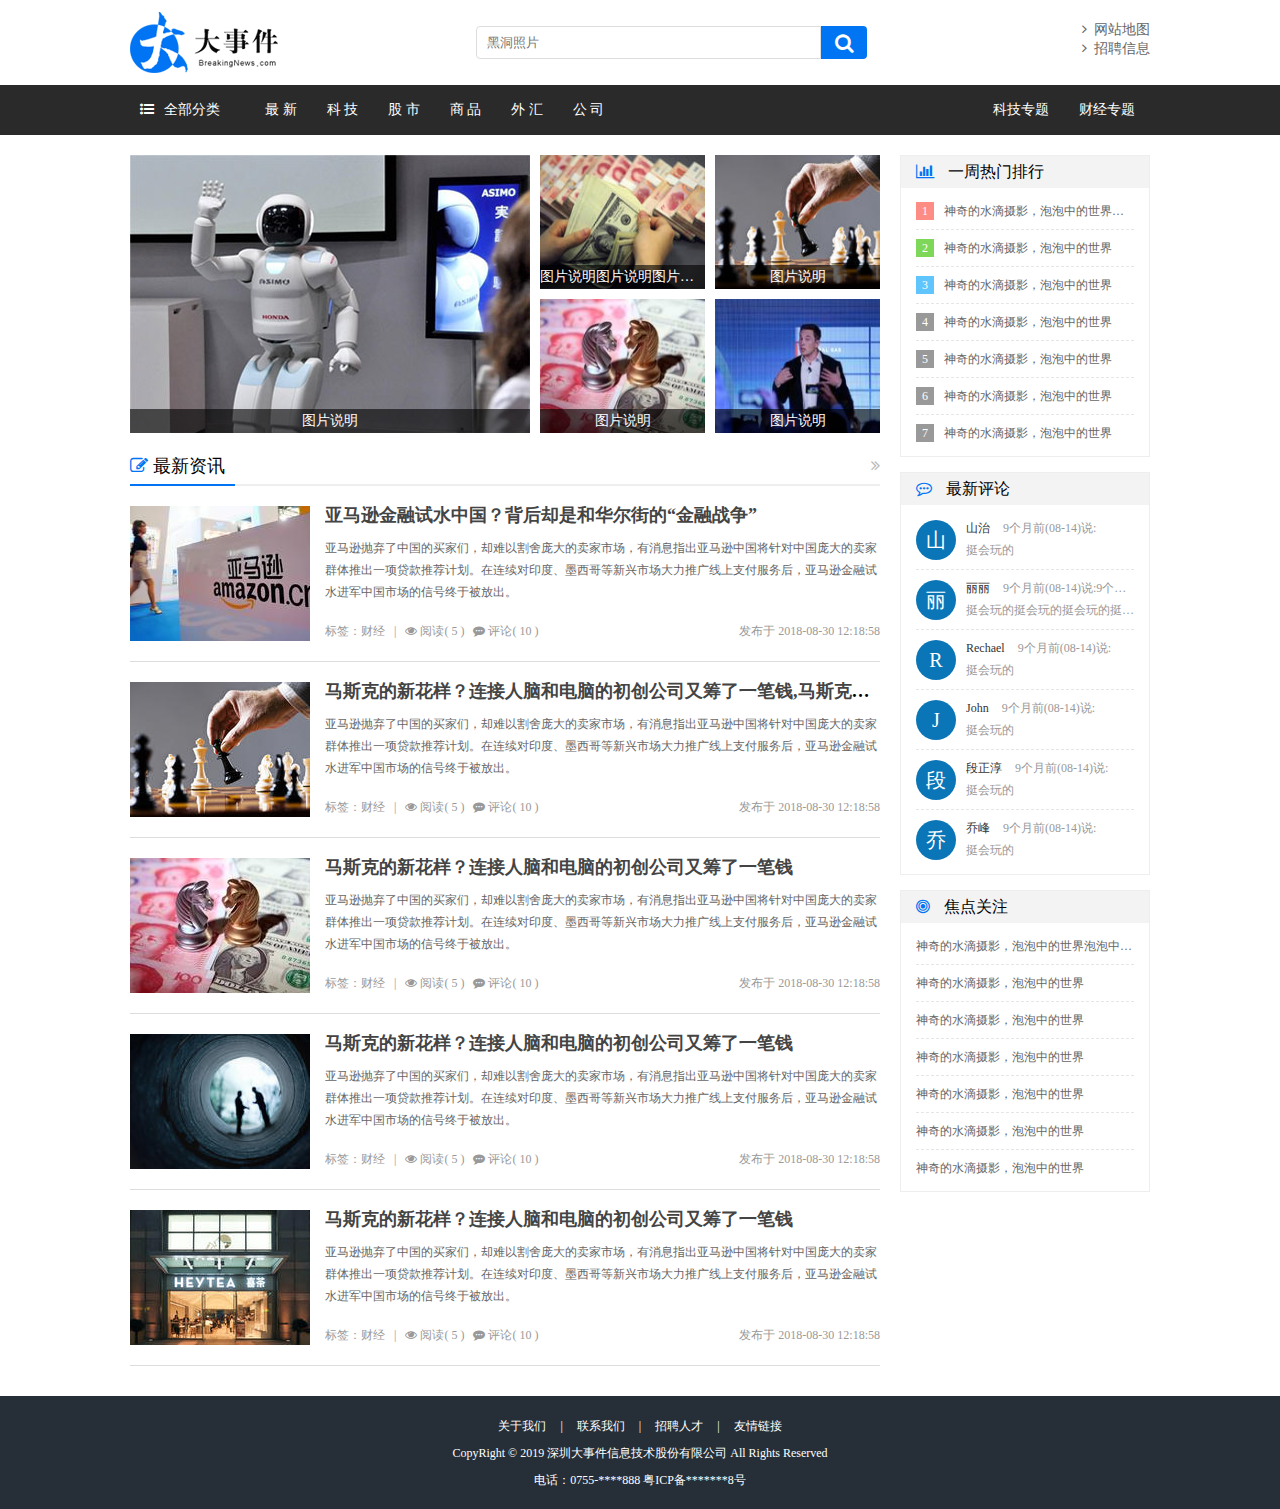
<file: index.html>
<!DOCTYPE html>
<html lang="en">

<head>
    <meta charset="UTF-8">
    <meta name="viewport" content="width=device-width, initial-scale=1.0">
    <meta http-equiv="X-UA-Compatible" content="ie=edge">
    <title>大事件-首页</title>
    <link rel="stylesheet" href="css/reset.css">
    <link rel="stylesheet" href="css/font-awesome.min.css">
    <link rel="stylesheet" href="css/main.css">
</head>

<body>
    <div class="header">
        <a href="#" class="logo fl"><img src="images/logo.png" alt="logo"></a>
        <div class="search_form fl">
            <input type="text" class="search_txt" placeholder="黑洞照片">
            <button class="search_btn"><i class="fa fa-search"></i></button>
        </div>
        <div class="link_info fr">
            <a href="#"><i class="fa fa-angle-right"></i>&nbsp;&nbsp;网站地图</a><br>
            <a href="#"><i class="fa fa-angle-right"></i>&nbsp;&nbsp;招聘信息</a>
        </div>
    </div>

    <div class="menu_con">
        <div class="menu">
            <div class="menu_collapse fl">
                <a href="javascript:;" class="level_one"><i class="fa fa-list-ul"></i>全部分类</a>
                <ul class="level_two">
                    <li class="up"></li>
                    <li><a href="./list.html">最 新</a></li>
                    <li><a href="./list.html">科 技</a></li>
                    <li><a href="./list.html">股 市</a></li>
                    <li><a href="./list.html">商 品</a></li>
                    <li><a href="./list.html">外 汇</a></li>
                    <li><a href="./list.html">公 司</a></li>
                </ul>
            </div>
            <ul class="left_menu fl">
                <li><a href="#">最 新</a></li>
                <li><a href="#">科 技</a></li>
                <li><a href="#">股 市</a></li>
                <li><a href="#">商 品</a></li>
                <li><a href="#">外 汇</a></li>
                <li><a href="#">公 司</a></li>
            </ul>
            <ul class="right_menu fr">
                <li><a href="#">科技专题</a></li>
                <li><a href="#">财经专题</a></li>
            </ul>
        </div>
    </div>

    <div class="main_con clearfix">
        <div class="left_con">
            <ul class="focus_list">
                <li class="first">
                    <a href="#"><img src="images/pic01.jpg" alt=""></a>
                    <p>图片说明</p>
                </li>
                <li>
                    <a href="#"><img src="images/pic02.jpg" alt=""></a>
                    <p>图片说明图片说明图片说明图片说明图片说明图片说明图片说明图片说明图片说明</p>
                </li>
                <li>
                    <a href="#"><img src="images/pic03.jpg" alt=""></a>
                    <p>图片说明</p>
                </li>
                <li>
                    <a href="#"><img src="images/pic05.jpg" alt=""></a>
                    <p>图片说明</p>
                </li>
                <li>
                    <a href="#"><img src="images/pic06.jpg" alt=""></a>
                    <p>图片说明</p>
                </li>
            </ul>

            <div class="common_title">
                <h3><i class="fa fa-edit"></i> 最新资讯</h3>
                <a href="#" class="more"><i class="fa fa-angle-double-right"></i></a>
            </div>

            <div class="common_news">
                <div class="common_news_list">
                    <a href="#" class="list_pic"><img src="images/pic09.jpg" alt=""></a>
                    <h4><a href="#">亚马逊金融试水中国？背后却是和华尔街的“金融战争” </a></h4>
                    <p>亚马逊抛弃了中国的买家们，却难以割舍庞大的卖家市场，有消息指出亚马逊中国将针对中国庞大的卖家群体推出一项贷款推荐计划。在连续对印度、墨西哥等新兴市场大力推广线上支付服务后，亚马逊金融试水进军中国市场的信号终于被放出。
                    </p>
                    <div class="new_info">
                        <span>标签：财经&nbsp;&nbsp;&nbsp;|&nbsp;&nbsp;&nbsp;<i class="fa fa-eye"></i>&nbsp;阅读( 5
                            )&nbsp;&nbsp;&nbsp;<i class="fa fa-commenting"></i>&nbsp;评论( 10 )</span>
                        <b>发布于 2018-08-30 12:18:58</b>
                    </div>
                </div>

                <div class="common_news_list">
                    <a href="#" class="list_pic"><img src="images/pic03.jpg" alt=""></a>
                    <h4><a href="#">马斯克的新花样？连接人脑和电脑的初创公司又筹了一笔钱,马斯克的新花样？连接人脑和电脑的初创公司又筹了一笔钱</a></h4>
                    <p>亚马逊抛弃了中国的买家们，却难以割舍庞大的卖家市场，有消息指出亚马逊中国将针对中国庞大的卖家群体推出一项贷款推荐计划。在连续对印度、墨西哥等新兴市场大力推广线上支付服务后，亚马逊金融试水进军中国市场的信号终于被放出。
                    </p>
                    <div class="new_info">
                        <span>标签：财经&nbsp;&nbsp;&nbsp;|&nbsp;&nbsp;&nbsp;<i class="fa fa-eye"></i>&nbsp;阅读( 5
                            )&nbsp;&nbsp;&nbsp;<i class="fa fa-commenting"></i>&nbsp;评论( 10 )</span>
                        <b>发布于 2018-08-30 12:18:58</b>
                    </div>
                </div>

                <div class="common_news_list">
                    <a href="#" class="list_pic"><img src="images/pic05.jpg" alt=""></a>
                    <h4><a href="#">马斯克的新花样？连接人脑和电脑的初创公司又筹了一笔钱</a></h4>
                    <p>亚马逊抛弃了中国的买家们，却难以割舍庞大的卖家市场，有消息指出亚马逊中国将针对中国庞大的卖家群体推出一项贷款推荐计划。在连续对印度、墨西哥等新兴市场大力推广线上支付服务后，亚马逊金融试水进军中国市场的信号终于被放出。
                    </p>
                    <div class="new_info">
                        <span>标签：财经&nbsp;&nbsp;&nbsp;|&nbsp;&nbsp;&nbsp;<i class="fa fa-eye"></i>&nbsp;阅读( 5
                            )&nbsp;&nbsp;&nbsp;<i class="fa fa-commenting"></i>&nbsp;评论( 10 )</span>
                        <b>发布于 2018-08-30 12:18:58</b>
                    </div>
                </div>

                <div class="common_news_list">
                    <a href="#" class="list_pic"><img src="images/pic07.jpg" alt=""></a>
                    <h4><a href="#">马斯克的新花样？连接人脑和电脑的初创公司又筹了一笔钱</a></h4>
                    <p>亚马逊抛弃了中国的买家们，却难以割舍庞大的卖家市场，有消息指出亚马逊中国将针对中国庞大的卖家群体推出一项贷款推荐计划。在连续对印度、墨西哥等新兴市场大力推广线上支付服务后，亚马逊金融试水进军中国市场的信号终于被放出。
                    </p>
                    <div class="new_info">
                        <span>标签：财经&nbsp;&nbsp;&nbsp;|&nbsp;&nbsp;&nbsp;<i class="fa fa-eye"></i>&nbsp;阅读( 5
                            )&nbsp;&nbsp;&nbsp;<i class="fa fa-commenting"></i>&nbsp;评论( 10 )</span>
                        <b>发布于 2018-08-30 12:18:58</b>
                    </div>
                </div>

                <div class="common_news_list">
                    <a href="#" class="list_pic"><img src="images/pic10.jpg" alt=""></a>
                    <h4><a href="#">马斯克的新花样？连接人脑和电脑的初创公司又筹了一笔钱</a></h4>
                    <p>亚马逊抛弃了中国的买家们，却难以割舍庞大的卖家市场，有消息指出亚马逊中国将针对中国庞大的卖家群体推出一项贷款推荐计划。在连续对印度、墨西哥等新兴市场大力推广线上支付服务后，亚马逊金融试水进军中国市场的信号终于被放出。
                    </p>
                    <div class="new_info">
                        <span>标签：财经&nbsp;&nbsp;&nbsp;|&nbsp;&nbsp;&nbsp;<i class="fa fa-eye"></i>&nbsp;阅读( 5
                            )&nbsp;&nbsp;&nbsp;<i class="fa fa-commenting"></i>&nbsp;评论( 10 )</span>
                        <b>发布于 2018-08-30 12:18:58</b>
                    </div>
                </div>
            </div>

        </div>
        <div class="right_con">
            <div class="common_wrap">
                <h3><i class="fa fa-bar-chart"></i> 一周热门排行</h3>
                <ul class="content_list hotrank_list">
                    <li><span class="first">1</span><a href="#">神奇的水滴摄影，泡泡中的世界泡泡中的世界</a></li>
                    <li><span class="second">2</span><a href="#">神奇的水滴摄影，泡泡中的世界</a></li>
                    <li><span class="third">3</span><a href="#">神奇的水滴摄影，泡泡中的世界</a></li>
                    <li><span>4</span><a href="#">神奇的水滴摄影，泡泡中的世界</a></li>
                    <li><span>5</span><a href="#">神奇的水滴摄影，泡泡中的世界</a></li>
                    <li><span>6</span><a href="#">神奇的水滴摄影，泡泡中的世界</a></li>
                    <li><span>7</span><a href="#">神奇的水滴摄影，泡泡中的世界</a></li>
                </ul>
            </div>
            <div class="common_wrap">
                <h3><i class="fa fa-commenting-o"></i> 最新评论</h3>
                <ul class="content_list comment_list">
                    <li>
                        <span>山</span>
                        <b><em>山治</em> 9个月前(08-14)说:</b>
                        <strong>挺会玩的</strong>
                    </li>
                    <li>
                        <span>丽</span>
                        <b><em>丽丽</em> 9个月前(08-14)说:9个月前(08-14)说:9个月前(08-14)说:</b>
                        <strong>挺会玩的挺会玩的挺会玩的挺会玩的</strong>
                    </li>
                    <li>
                        <span>R</span>
                        <b><em>Rechael</em> 9个月前(08-14)说:</b>
                        <strong>挺会玩的</strong>
                    </li>
                    <li>
                        <span>J</span>
                        <b><em>John</em> 9个月前(08-14)说:</b>
                        <strong>挺会玩的</strong>
                    </li>
                    <li>
                        <span>段</span>
                        <b><em>段正淳</em> 9个月前(08-14)说:</b>
                        <strong>挺会玩的</strong>
                    </li>
                    <li>
                        <span>乔</span>
                        <b><em>乔峰</em> 9个月前(08-14)说:</b>
                        <strong>挺会玩的</strong>
                    </li>
                </ul>
            </div>
            <div class="common_wrap">
                <h3><i class="fa fa-bullseye"></i> 焦点关注</h3>
                <ul class="content_list guanzhu_list">
                    <li><a href="#">神奇的水滴摄影，泡泡中的世界泡泡中的世界</a></li>
                    <li><a href="#">神奇的水滴摄影，泡泡中的世界</a></li>
                    <li><a href="#">神奇的水滴摄影，泡泡中的世界</a></li>
                    <li><a href="#">神奇的水滴摄影，泡泡中的世界</a></li>
                    <li><a href="#">神奇的水滴摄影，泡泡中的世界</a></li>
                    <li><a href="#">神奇的水滴摄影，泡泡中的世界</a></li>
                    <li><a href="#">神奇的水滴摄影，泡泡中的世界</a></li>
                </ul>
            </div>
        </div>
    </div>

    <div class="footer clearfix">
        <div class="foot_link">
            <a href="#">关于我们</a>
            <span>|</span>
            <a href="#">联系我们</a>
            <span>|</span>
            <a href="#">招聘人才</a>
            <span>|</span>
            <a href="#">友情链接</a>
        </div>
        <p>CopyRight © 2019 深圳大事件信息技术股份有限公司 All Rights Reserved</p>
        <p>电话：0755-****888 粤ICP备*******8号</p>
    </div>

    <!-- 导入模板引擎js文件 -->
    <script src="./js/template-web.js"></script>
    <!-- 引入jq文件 -->
    <script src="./js/jquery-1.12.4.min.js"></script>
</body>

</html>
</file>
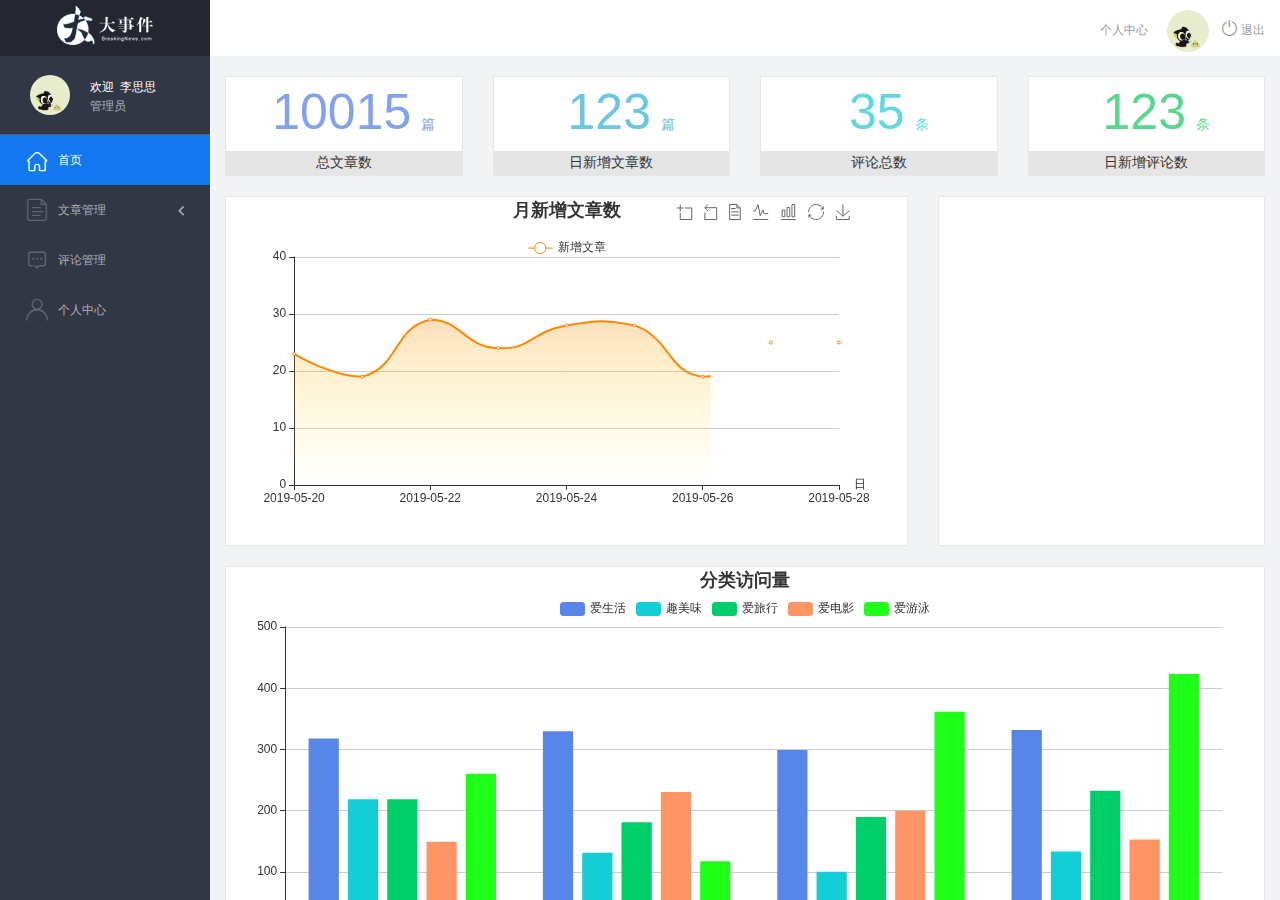
<file: admin/index.html>
<!DOCTYPE html>
<html lang="en">

<head>
    <meta charset="UTF-8">
    <meta name="viewport" content="width=device-width, initial-scale=1.0">
    <meta http-equiv="X-UA-Compatible" content="ie=edge">
    <title>大事件-后台首页</title>
    <link rel="stylesheet" href="./libs/bootstrap/css/bootstrap.min.css">
    <link rel="stylesheet" href="css/reset.css">
    <link rel="stylesheet" href="css/iconfont.css">
    <link rel="stylesheet" href="css/main.css">
    <script src="./libs/jquery-1.12.4.min.js"></script>
    <!-- 导入bootstrap的js文件 -->
    <script src="./libs/bootstrap/js/bootstrap.min.js"></script>
</head>

<body>
    <div class="sider">
        <a href="#" class="logo"><img src="images/logo02.png" alt="logo"></a>
        <div class="user_info">
            <img src="images/2.jpg" alt="person">
            <span>欢迎&nbsp;&nbsp;李思思</span>
            <b>管理员</b>
        </div>
        <!-- 左侧导航栏 -->
        <div class="menu">
            <div class="level01 active"><a href="main_count.html" target="main_frame"><i
                        class="iconfont icon-yidiandiantubiao04"></i><span>首页</span></a></div>
            <div class="level01"><a href="javascript:;"><i class="iconfont icon-icon-article"></i><span>文章管理</span><b
                        class="iconfont icon-arrowdownl"></b></a></div>
            <ul class="level02">
                <li><a href="article_list.html" target="main_frame"><i
                            class="iconfont icon-previewright"></i><span>文章列表</span></a></li>
                <li><a href="article_release.html" target="main_frame"><i
                            class="iconfont icon-previewright"></i><span>发表文章</span></a></li>
                <li><a href="article_category.html" target="main_frame"><i
                            class="iconfont icon-previewright"></i><span>文章类别管理</span></a>
                </li>
            </ul>

            <div class="level01"><a href="comment_list.html" target="main_frame"><i
                        class="iconfont icon-comment"></i><span>评论管理</span></a></div>
            <div class="level01" id="user"><a href="user.html" target="main_frame"><i
                        class="iconfont icon-user"></i><span>个人中心</span></a></div>
        </div>
        <!-- 顶部栏 -->
        <div class="header_bar">
            <div class="user_center_link">
                <a href="./user.html" target="main_frame">个人中心</a>
                <img src="images/2.jpg" alt="person">
                <a href="javascript:void(0)" class="logout" onclick="logout()"><i class="iconfont icon-tuichu"></i>
                    退出</a>
            </div>
        </div>
        <!-- 右侧主体内容 -->
        <div class="main" id="main_body">
            <iframe name="main_frame" frameborder="0" class="main_frame" width="100%" height="100%"
                src="main_count.html"></iframe>
        </div>
    </div>

</body>
<!-- 引入网络层js -->
<script src="./js/http.js"></script>
<!-- 引入index.js -->
<script src="./js/index.js"></script>

</html>
</file>
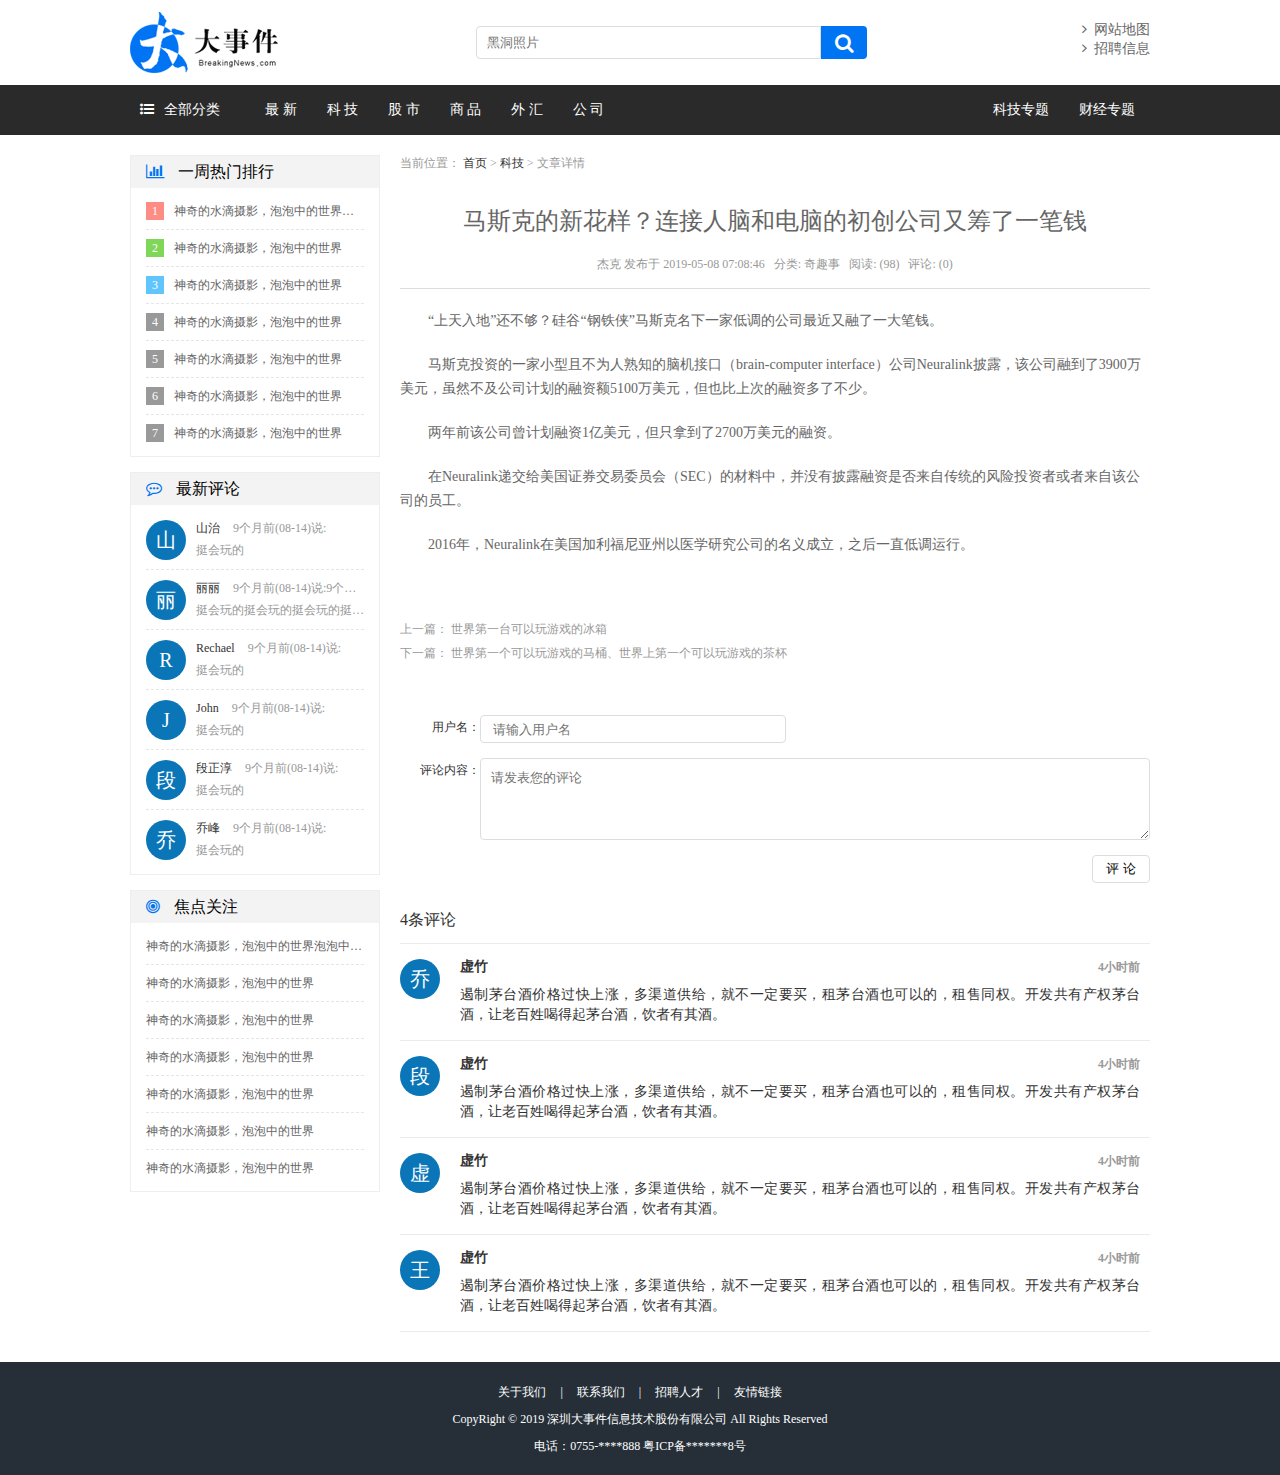
<file: article.html>
<!DOCTYPE html>
<html lang="en">

<head>
    <meta charset="UTF-8">
    <meta name="viewport" content="width=device-width, initial-scale=1.0">
    <meta http-equiv="X-UA-Compatible" content="ie=edge">
    <title>大事件-文章</title>
    <link rel="stylesheet" type="text/css" href="css/reset.css">
    <link rel="stylesheet" href="css/font-awesome.min.css">
    <link rel="stylesheet" type="text/css" href="css/main.css">
</head>

<body>
    <div class="header">
        <a href="#" class="logo fl"><img src="images/logo.png" alt="logo"></a>
        <div class="search_form fl">
            <input type="text" class="search_txt" placeholder="黑洞照片">
            <button class="search_btn"><i class="fa fa-search"></i></button>
        </div>
        <div class="link_info fr">
            <a href="#"><i class="fa fa-angle-right"></i>&nbsp;&nbsp;网站地图</a><br>
            <a href="#"><i class="fa fa-angle-right"></i>&nbsp;&nbsp;招聘信息</a>
        </div>
    </div>

    <div class="menu_con">
        <div class="menu">
            <div class="menu_collapse fl">
                <a href="javascript:;" class="level_one"><i class="fa fa-list-ul"></i>全部分类</a>
                <ul class="level_two">
                    <li class="up"></li>
                    <li><a href="#">最 新</a></li>
                    <li><a href="#">科 技</a></li>
                    <li><a href="#">股 市</a></li>
                    <li><a href="#">商 品</a></li>
                    <li><a href="#">外 汇</a></li>
                    <li><a href="#">公 司</a></li>
                </ul>
            </div>
            <ul class="left_menu fl">
                <li><a href="#">最 新</a></li>
                <li><a href="#">科 技</a></li>
                <li><a href="#">股 市</a></li>
                <li><a href="#">商 品</a></li>
                <li><a href="#">外 汇</a></li>
                <li><a href="#">公 司</a></li>
            </ul>
            <ul class="right_menu fr">
                <li><a href="#">科技专题</a></li>
                <li><a href="#">财经专题</a></li>
            </ul>
        </div>
    </div>

    <div class="main_con clearfix">
        <div class="left_con setfr">
            <div class="breadcrumb">
                当前位置： <a href="#">首页</a> &gt; <a href="#">科技</a> &gt; 文章详情
            </div>
            <h3 class="article_title">马斯克的新花样？连接人脑和电脑的初创公司又筹了一笔钱</h3>
            <div class="article_info">杰克 发布于 2019-05-08 07:08:46&nbsp;&nbsp;&nbsp;分类: 奇趣事&nbsp;&nbsp;&nbsp;阅读:
                (98)&nbsp;&nbsp;&nbsp;评论: (0)</div>
            <div class="article_con">

                <p>“上天入地”还不够？硅谷“钢铁侠”马斯克名下一家低调的公司最近又融了一大笔钱。</p>

                <p>马斯克投资的一家小型且不为人熟知的脑机接口（brain-computer
                    interface）公司Neuralink披露，该公司融到了3900万美元，虽然不及公司计划的融资额5100万美元，但也比上次的融资多了不少。</p>

                <p>两年前该公司曾计划融资1亿美元，但只拿到了2700万美元的融资。</p>

                <p>在Neuralink递交给美国证券交易委员会（SEC）的材料中，并没有披露融资是否来自传统的风险投资者或者来自该公司的员工。</p>

                <p>2016年，Neuralink在美国加利福尼亚州以医学研究公司的名义成立，之后一直低调运行。</p>

            </div>
            <div class="article_links">
                上一篇： <a href="#">世界第一台可以玩游戏的冰箱</a><br>
                下一篇： <a href="#">世界第一个可以玩游戏的马桶、世界上第一个可以玩游戏的茶杯</a>
            </div>

            <form action="" class="comment_form">
                <div class="form_group">
                    <label>用户名：</label>
                    <input type="text" placeholder="请输入用户名" class="comment_name">
                </div>
                <div class="form_group">
                    <label>评论内容：</label>
                    <textarea placeholder="请发表您的评论" class="comment_input"></textarea>
                </div>
                <div class="form_group">
                    <input type="submit" name="" value="评 论" class="comment_sub"></div>
            </form>

            <div class="comment_count">
                4条评论
            </div>

            <div class="comment_list_con">
                <div class="comment_detail_list">
                    <div class="person_pic fl">乔</div>
                    <div class="name_time fl"><b>虚竹</b><span>4小时前</span></div>
                    <div class="comment_text fl">
                        遏制茅台酒价格过快上涨，多渠道供给，就不一定要买，租茅台酒也可以的，租售同权。开发共有产权茅台酒，让老百姓喝得起茅台酒，饮者有其酒。
                    </div>
                </div>
                <div class="comment_detail_list">
                    <div class="person_pic fl">段</div>
                    <div class="name_time fl"><b>虚竹</b><span>4小时前</span></div>
                    <div class="comment_text fl">
                        遏制茅台酒价格过快上涨，多渠道供给，就不一定要买，租茅台酒也可以的，租售同权。开发共有产权茅台酒，让老百姓喝得起茅台酒，饮者有其酒。
                    </div>
                </div>
                <div class="comment_detail_list">
                    <div class="person_pic fl">虚</div>
                    <div class="name_time fl"><b>虚竹</b><span>4小时前</span></div>
                    <div class="comment_text fl">
                        遏制茅台酒价格过快上涨，多渠道供给，就不一定要买，租茅台酒也可以的，租售同权。开发共有产权茅台酒，让老百姓喝得起茅台酒，饮者有其酒。
                    </div>
                </div>
                <div class="comment_detail_list">
                    <div class="person_pic fl">王</div>
                    <div class="name_time fl"><b>虚竹</b><span>4小时前</span></div>
                    <div class="comment_text fl">
                        遏制茅台酒价格过快上涨，多渠道供给，就不一定要买，租茅台酒也可以的，租售同权。开发共有产权茅台酒，让老百姓喝得起茅台酒，饮者有其酒。
                    </div>
                </div>
            </div>
        </div>
        <div class="right_con setfl">
            <div class="common_wrap">
                <h3><i class="fa fa-bar-chart"></i> 一周热门排行</h3>
                <ul class="content_list">
                    <li><span class="first">1</span><a href="#">神奇的水滴摄影，泡泡中的世界泡泡中的世界</a></li>
                    <li><span class="second">2</span><a href="#">神奇的水滴摄影，泡泡中的世界</a></li>
                    <li><span class="third">3</span><a href="#">神奇的水滴摄影，泡泡中的世界</a></li>
                    <li><span>4</span><a href="#">神奇的水滴摄影，泡泡中的世界</a></li>
                    <li><span>5</span><a href="#">神奇的水滴摄影，泡泡中的世界</a></li>
                    <li><span>6</span><a href="#">神奇的水滴摄影，泡泡中的世界</a></li>
                    <li><span>7</span><a href="#">神奇的水滴摄影，泡泡中的世界</a></li>
                </ul>
            </div>
            <div class="common_wrap">
                <h3><i class="fa fa-commenting-o"></i> 最新评论</h3>
                <ul class="content_list comment_list">
                    <li>
                        <span>山</span>
                        <b><em>山治</em> 9个月前(08-14)说:</b>
                        <strong>挺会玩的</strong>
                    </li>
                    <li>
                        <span>丽</span>
                        <b><em>丽丽</em> 9个月前(08-14)说:9个月前(08-14)说:9个月前(08-14)说:</b>
                        <strong>挺会玩的挺会玩的挺会玩的挺会玩的</strong>
                    </li>
                    <li>
                        <span>R</span>
                        <b><em>Rechael</em> 9个月前(08-14)说:</b>
                        <strong>挺会玩的</strong>
                    </li>
                    <li>
                        <span>J</span>
                        <b><em>John</em> 9个月前(08-14)说:</b>
                        <strong>挺会玩的</strong>
                    </li>
                    <li>
                        <span>段</span>
                        <b><em>段正淳</em> 9个月前(08-14)说:</b>
                        <strong>挺会玩的</strong>
                    </li>
                    <li>
                        <span>乔</span>
                        <b><em>乔峰</em> 9个月前(08-14)说:</b>
                        <strong>挺会玩的</strong>
                    </li>
                </ul>
            </div>
            <div class="common_wrap">
                <h3><i class="fa fa-bullseye"></i> 焦点关注</h3>
                <ul class="content_list guanzhu_list">
                    <li><a href="#">神奇的水滴摄影，泡泡中的世界泡泡中的世界</a></li>
                    <li><a href="#">神奇的水滴摄影，泡泡中的世界</a></li>
                    <li><a href="#">神奇的水滴摄影，泡泡中的世界</a></li>
                    <li><a href="#">神奇的水滴摄影，泡泡中的世界</a></li>
                    <li><a href="#">神奇的水滴摄影，泡泡中的世界</a></li>
                    <li><a href="#">神奇的水滴摄影，泡泡中的世界</a></li>
                    <li><a href="#">神奇的水滴摄影，泡泡中的世界</a></li>
                </ul>
            </div>
        </div>
    </div>

    <div class="footer clearfix">
        <div class="foot_link">
            <a href="#">关于我们</a>
            <span>|</span>
            <a href="#">联系我们</a>
            <span>|</span>
            <a href="#">招聘人才</a>
            <span>|</span>
            <a href="#">友情链接</a>
        </div>
        <p>CopyRight © 2019 深圳大事件信息技术股份有限公司 All Rights Reserved</p>
        <p>电话：0755-****888 粤ICP备*******8号</p>
    </div>

    <!-- 引入模板引擎js文件 -->
    <script src="./js/template-web.js"></script>
    <script src="./js/jquery-1.12.4.min.js"></script>

</body>

</html>
</file>
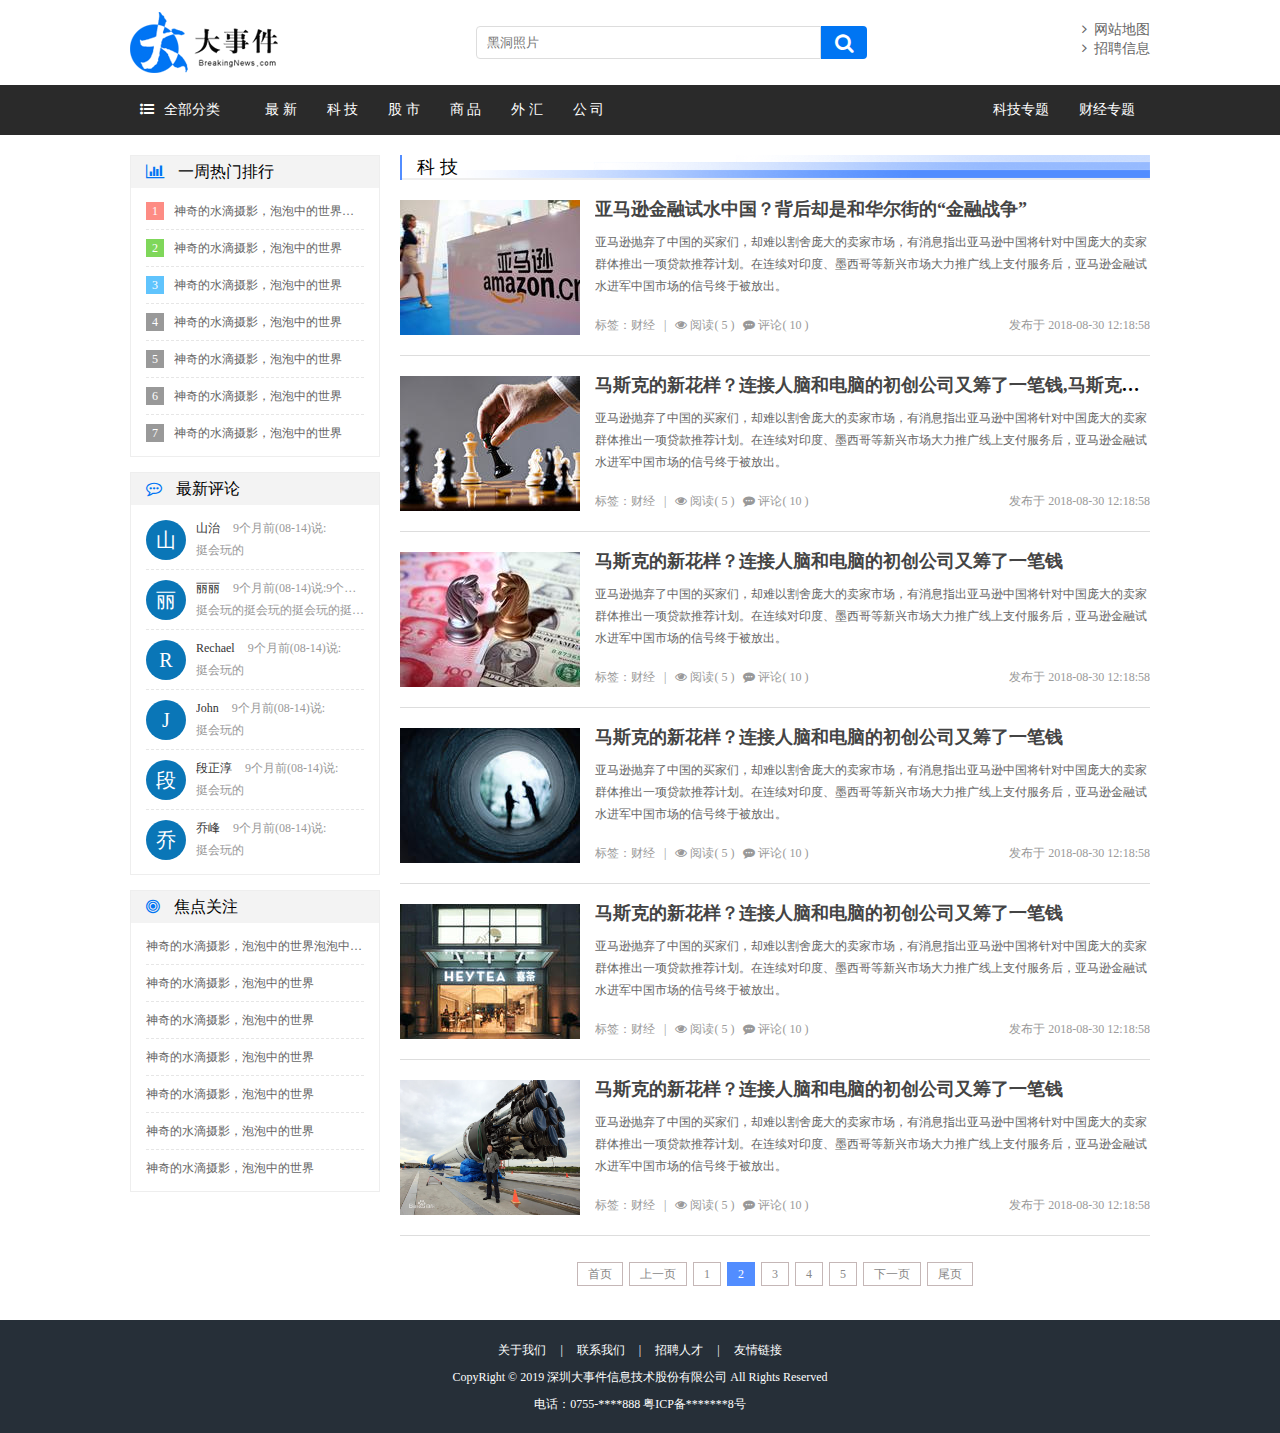
<file: list.html>
<!DOCTYPE html>
<html lang="en">

<head>
    <meta charset="UTF-8">
    <meta name="viewport" content="width=device-width, initial-scale=1.0">
    <meta http-equiv="X-UA-Compatible" content="ie=edge">
    <title>大事件-列表页</title>
    <link rel="stylesheet" type="text/css" href="css/reset.css">
    <link rel="stylesheet" href="css/font-awesome.min.css">
    <link rel="stylesheet" type="text/css" href="css/jquery.pagination.css">
    <link rel="stylesheet" type="text/css" href="css/main.css">
    <script type="text/javascript" src="js/jquery-1.12.4.min.js"></script>
    <script type="text/javascript" src="js/jquery.pagination.min.js"></script>
</head>

<body>
    <div class="header">
        <a href="#" class="logo fl"><img src="images/logo.png" alt="logo"></a>
        <div class="search_form fl">
            <input type="text" class="search_txt" placeholder="黑洞照片">
            <button class="search_btn"><i class="fa fa-search"></i></button>
        </div>
        <div class="link_info fr">
            <a href="#"><i class="fa fa-angle-right"></i>&nbsp;&nbsp;网站地图</a><br>
            <a href="#"><i class="fa fa-angle-right"></i>&nbsp;&nbsp;招聘信息</a>
        </div>
    </div>

    <div class="menu_con">
        <div class="menu">
            <div class="menu_collapse fl">
                <a href="javascript:;" class="level_one"><i class="fa fa-list-ul"></i>全部分类</a>
                <ul class="level_two">
                    <li class="up"></li>
                    <li><a href="#">最 新</a></li>
                    <li><a href="#">科 技</a></li>
                    <li><a href="#">股 市</a></li>
                    <li><a href="#">商 品</a></li>
                    <li><a href="#">外 汇</a></li>
                    <li><a href="#">公 司</a></li>
                </ul>
            </div>
            <ul class="left_menu fl">
                <li><a href="#">最 新</a></li>
                <li><a href="#">科 技</a></li>
                <li><a href="#">股 市</a></li>
                <li><a href="#">商 品</a></li>
                <li><a href="#">外 汇</a></li>
                <li><a href="#">公 司</a></li>
            </ul>
            <ul class="right_menu fr">
                <li><a href="#">科技专题</a></li>
                <li><a href="#">财经专题</a></li>
            </ul>
        </div>
    </div>

    <div class="main_con clearfix">
        <div class="left_con setfr">

            <div class="list_title">
                <h3>科 技</h3>
            </div>

            <div class="common_news_list">
                <a href="#" class="list_pic"><img src="images/pic09.jpg" alt=""></a>
                <h4><a href="#">亚马逊金融试水中国？背后却是和华尔街的“金融战争” </a></h4>
                <p>亚马逊抛弃了中国的买家们，却难以割舍庞大的卖家市场，有消息指出亚马逊中国将针对中国庞大的卖家群体推出一项贷款推荐计划。在连续对印度、墨西哥等新兴市场大力推广线上支付服务后，亚马逊金融试水进军中国市场的信号终于被放出。
                </p>
                <div class="new_info">
                    <span>标签：财经&nbsp;&nbsp;&nbsp;|&nbsp;&nbsp;&nbsp;<i class="fa fa-eye"></i>&nbsp;阅读( 5
                        )&nbsp;&nbsp;&nbsp;<i class="fa fa-commenting"></i>&nbsp;评论( 10 )</span>
                    <b>发布于 2018-08-30 12:18:58</b>
                </div>
            </div>

            <div class="common_news_list">
                <a href="#" class="list_pic"><img src="images/pic03.jpg" alt=""></a>
                <h4><a href="#">马斯克的新花样？连接人脑和电脑的初创公司又筹了一笔钱,马斯克的新花样？连接人脑和电脑的初创公司又筹了一笔钱</a></h4>
                <p>亚马逊抛弃了中国的买家们，却难以割舍庞大的卖家市场，有消息指出亚马逊中国将针对中国庞大的卖家群体推出一项贷款推荐计划。在连续对印度、墨西哥等新兴市场大力推广线上支付服务后，亚马逊金融试水进军中国市场的信号终于被放出。
                </p>
                <div class="new_info">
                    <span>标签：财经&nbsp;&nbsp;&nbsp;|&nbsp;&nbsp;&nbsp;<i class="fa fa-eye"></i>&nbsp;阅读( 5
                        )&nbsp;&nbsp;&nbsp;<i class="fa fa-commenting"></i>&nbsp;评论( 10 )</span>
                    <b>发布于 2018-08-30 12:18:58</b>
                </div>
            </div>

            <div class="common_news_list">
                <a href="#" class="list_pic"><img src="images/pic05.jpg" alt=""></a>
                <h4><a href="#">马斯克的新花样？连接人脑和电脑的初创公司又筹了一笔钱</a></h4>
                <p>亚马逊抛弃了中国的买家们，却难以割舍庞大的卖家市场，有消息指出亚马逊中国将针对中国庞大的卖家群体推出一项贷款推荐计划。在连续对印度、墨西哥等新兴市场大力推广线上支付服务后，亚马逊金融试水进军中国市场的信号终于被放出。
                </p>
                <div class="new_info">
                    <span>标签：财经&nbsp;&nbsp;&nbsp;|&nbsp;&nbsp;&nbsp;<i class="fa fa-eye"></i>&nbsp;阅读( 5
                        )&nbsp;&nbsp;&nbsp;<i class="fa fa-commenting"></i>&nbsp;评论( 10 )</span>
                    <b>发布于 2018-08-30 12:18:58</b>
                </div>
            </div>

            <div class="common_news_list">
                <a href="#" class="list_pic"><img src="images/pic07.jpg" alt=""></a>
                <h4><a href="#">马斯克的新花样？连接人脑和电脑的初创公司又筹了一笔钱</a></h4>
                <p>亚马逊抛弃了中国的买家们，却难以割舍庞大的卖家市场，有消息指出亚马逊中国将针对中国庞大的卖家群体推出一项贷款推荐计划。在连续对印度、墨西哥等新兴市场大力推广线上支付服务后，亚马逊金融试水进军中国市场的信号终于被放出。
                </p>
                <div class="new_info">
                    <span>标签：财经&nbsp;&nbsp;&nbsp;|&nbsp;&nbsp;&nbsp;<i class="fa fa-eye"></i>&nbsp;阅读( 5
                        )&nbsp;&nbsp;&nbsp;<i class="fa fa-commenting"></i>&nbsp;评论( 10 )</span>
                    <b>发布于 2018-08-30 12:18:58</b>
                </div>
            </div>

            <div class="common_news_list">
                <a href="#" class="list_pic"><img src="images/pic10.jpg" alt=""></a>
                <h4><a href="#">马斯克的新花样？连接人脑和电脑的初创公司又筹了一笔钱</a></h4>
                <p>亚马逊抛弃了中国的买家们，却难以割舍庞大的卖家市场，有消息指出亚马逊中国将针对中国庞大的卖家群体推出一项贷款推荐计划。在连续对印度、墨西哥等新兴市场大力推广线上支付服务后，亚马逊金融试水进军中国市场的信号终于被放出。
                </p>
                <div class="new_info">
                    <span>标签：财经&nbsp;&nbsp;&nbsp;|&nbsp;&nbsp;&nbsp;<i class="fa fa-eye"></i>&nbsp;阅读( 5
                        )&nbsp;&nbsp;&nbsp;<i class="fa fa-commenting"></i>&nbsp;评论( 10 )</span>
                    <b>发布于 2018-08-30 12:18:58</b>
                </div>
            </div>

            <div class="common_news_list">
                <a href="#" class="list_pic"><img src="images/pic04.jpg" alt=""></a>
                <h4><a href="#">马斯克的新花样？连接人脑和电脑的初创公司又筹了一笔钱</a></h4>
                <p>亚马逊抛弃了中国的买家们，却难以割舍庞大的卖家市场，有消息指出亚马逊中国将针对中国庞大的卖家群体推出一项贷款推荐计划。在连续对印度、墨西哥等新兴市场大力推广线上支付服务后，亚马逊金融试水进军中国市场的信号终于被放出。
                </p>
                <div class="new_info">
                    <span>标签：财经&nbsp;&nbsp;&nbsp;|&nbsp;&nbsp;&nbsp;<i class="fa fa-eye"></i>&nbsp;阅读( 5
                        )&nbsp;&nbsp;&nbsp;<i class="fa fa-commenting"></i>&nbsp;评论( 10 )</span>
                    <b>发布于 2018-08-30 12:18:58</b>
                </div>
            </div>

            <div id="pagination" class="page"></div>
            <script>
                $(function () {
                    $("#pagination").pagination({
                        currentPage: 2,
                        totalPage: 8,
                        callback: function (current) {
                            alert('ok!');
                        }
                    });
                });
            </script>

        </div>
        <div class="right_con setfl">
            <div class="common_wrap">
                <h3><i class="fa fa-bar-chart"></i> 一周热门排行</h3>
                <ul class="content_list">
                    <li><span class="first">1</span><a href="#">神奇的水滴摄影，泡泡中的世界泡泡中的世界</a></li>
                    <li><span class="second">2</span><a href="#">神奇的水滴摄影，泡泡中的世界</a></li>
                    <li><span class="third">3</span><a href="#">神奇的水滴摄影，泡泡中的世界</a></li>
                    <li><span>4</span><a href="#">神奇的水滴摄影，泡泡中的世界</a></li>
                    <li><span>5</span><a href="#">神奇的水滴摄影，泡泡中的世界</a></li>
                    <li><span>6</span><a href="#">神奇的水滴摄影，泡泡中的世界</a></li>
                    <li><span>7</span><a href="#">神奇的水滴摄影，泡泡中的世界</a></li>
                </ul>
            </div>
            <div class="common_wrap">
                <h3><i class="fa fa-commenting-o"></i> 最新评论</h3>
                <ul class="content_list comment_list">
                    <li>
                        <span>山</span>
                        <b><em>山治</em> 9个月前(08-14)说:</b>
                        <strong>挺会玩的</strong>
                    </li>
                    <li>
                        <span>丽</span>
                        <b><em>丽丽</em> 9个月前(08-14)说:9个月前(08-14)说:9个月前(08-14)说:</b>
                        <strong>挺会玩的挺会玩的挺会玩的挺会玩的</strong>
                    </li>
                    <li>
                        <span>R</span>
                        <b><em>Rechael</em> 9个月前(08-14)说:</b>
                        <strong>挺会玩的</strong>
                    </li>
                    <li>
                        <span>J</span>
                        <b><em>John</em> 9个月前(08-14)说:</b>
                        <strong>挺会玩的</strong>
                    </li>
                    <li>
                        <span>段</span>
                        <b><em>段正淳</em> 9个月前(08-14)说:</b>
                        <strong>挺会玩的</strong>
                    </li>
                    <li>
                        <span>乔</span>
                        <b><em>乔峰</em> 9个月前(08-14)说:</b>
                        <strong>挺会玩的</strong>
                    </li>
                </ul>
            </div>
            <div class="common_wrap">
                <h3><i class="fa fa-bullseye"></i> 焦点关注</h3>
                <ul class="content_list guanzhu_list">
                    <li><a href="#">神奇的水滴摄影，泡泡中的世界泡泡中的世界</a></li>
                    <li><a href="#">神奇的水滴摄影，泡泡中的世界</a></li>
                    <li><a href="#">神奇的水滴摄影，泡泡中的世界</a></li>
                    <li><a href="#">神奇的水滴摄影，泡泡中的世界</a></li>
                    <li><a href="#">神奇的水滴摄影，泡泡中的世界</a></li>
                    <li><a href="#">神奇的水滴摄影，泡泡中的世界</a></li>
                    <li><a href="#">神奇的水滴摄影，泡泡中的世界</a></li>
                </ul>
            </div>
        </div>
    </div>

    <div class="footer clearfix">
        <div class="foot_link">
            <a href="#">关于我们</a>
            <span>|</span>
            <a href="#">联系我们</a>
            <span>|</span>
            <a href="#">招聘人才</a>
            <span>|</span>
            <a href="#">友情链接</a>
        </div>
        <p>CopyRight © 2019 深圳大事件信息技术股份有限公司 All Rights Reserved</p>
        <p>电话：0755-****888 粤ICP备*******8号</p>
    </div>
    <!-- 导包template -->
    <script src="./js/template-web.js"></script>
</body>

</html>
</file>
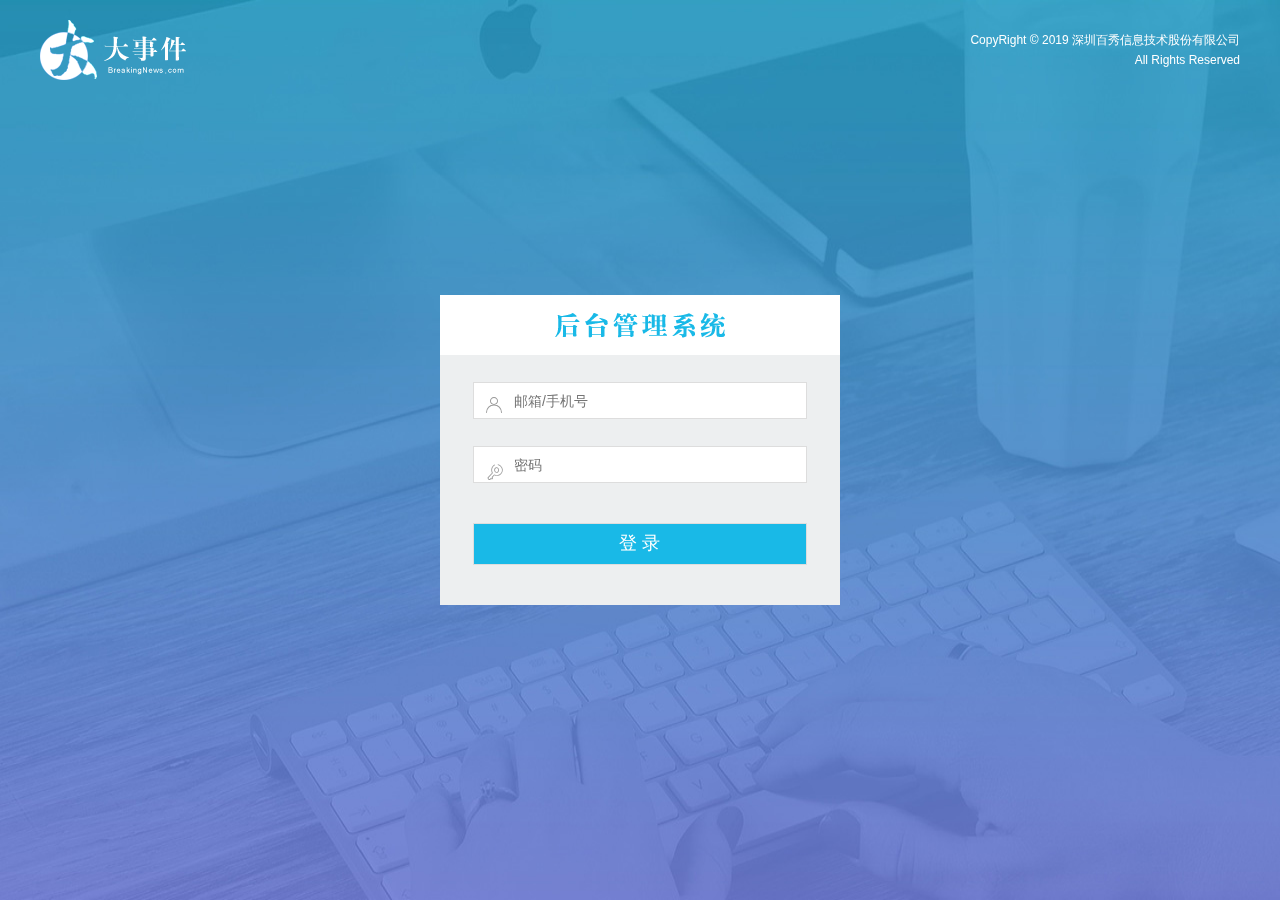
<file: admin/login.html>
<!DOCTYPE html>
<html lang="en">

<head>
  <meta charset="UTF-8" />
  <meta name="viewport" content="width=device-width, initial-scale=1.0" />
  <meta http-equiv="X-UA-Compatible" content="ie=edge" />
  <title>大事件-后台登录页</title>
  <link rel="stylesheet" type="text/css" href="css/reset.css" />
  <link rel="stylesheet" type="text/css" href="css/iconfont.css" />
  <link rel="stylesheet" type="text/css" href="css/main.css" />
  <!-- 引入bootstrap的css文件 -->
  <link rel="stylesheet" href="./libs/bootstrap/css/bootstrap.min.css" />
  <!-- 引入jq文件 -->
  <script src="./libs/jquery-1.12.4.min.js"></script>
  <!-- 引入bootstrap的js文件 -->
  <script src="./libs/bootstrap/js/bootstrap.min.js"></script>
</head>

<body>
  <div class="main_wrap">
    <div class="header">
      <a href="#" class="logo"><img src="images/logo.png" alt="" /></a>
      <div class="copyright">
        CopyRight © 2019 深圳百秀信息技术股份有限公司<br />All Rights Reserved
      </div>
    </div>

    <div class="login_form_con">
      <div class="login_title"></div>
      <div class="login_form">
        <i class="iconfont icon-user"></i>
        <i class="iconfont icon-key"></i>
        <input id="username" type="text" class="input_txt" placeholder="邮箱/手机号" />
        <input id="password" type="password" class="input_pass" placeholder="密码" />
        <input type="submit" class="input_sub" value="登 录" onclick="login()" />
      </div>
    </div>
  </div>
  <!-- 模态框 -->
  <div class="modal fade" id="loginModal" tabindex="-1" role="dialog">
    <div class="modal-dialog" role="document">
      <div class="modal-content">
        <div class="modal-header">
          <button type="button" class="close" data-dismiss="modal" aria-label="Close"><span
              aria-hidden="true">&times;</span></button>
          <h4 class="modal-title">友情提示</h4>
        </div>
        <div class="modal-body">
          <p></p>
        </div>
        <div class="modal-footer">
          <button type="button" class="btn btn-primary" data-dismiss="modal">知道了</button>
        </div>
      </div>
    </div>
  </div>
  <!-- 引入login.js登录功能代码 -->
  <script src="./js/login.js"></script>
</body>

</html>
</file>
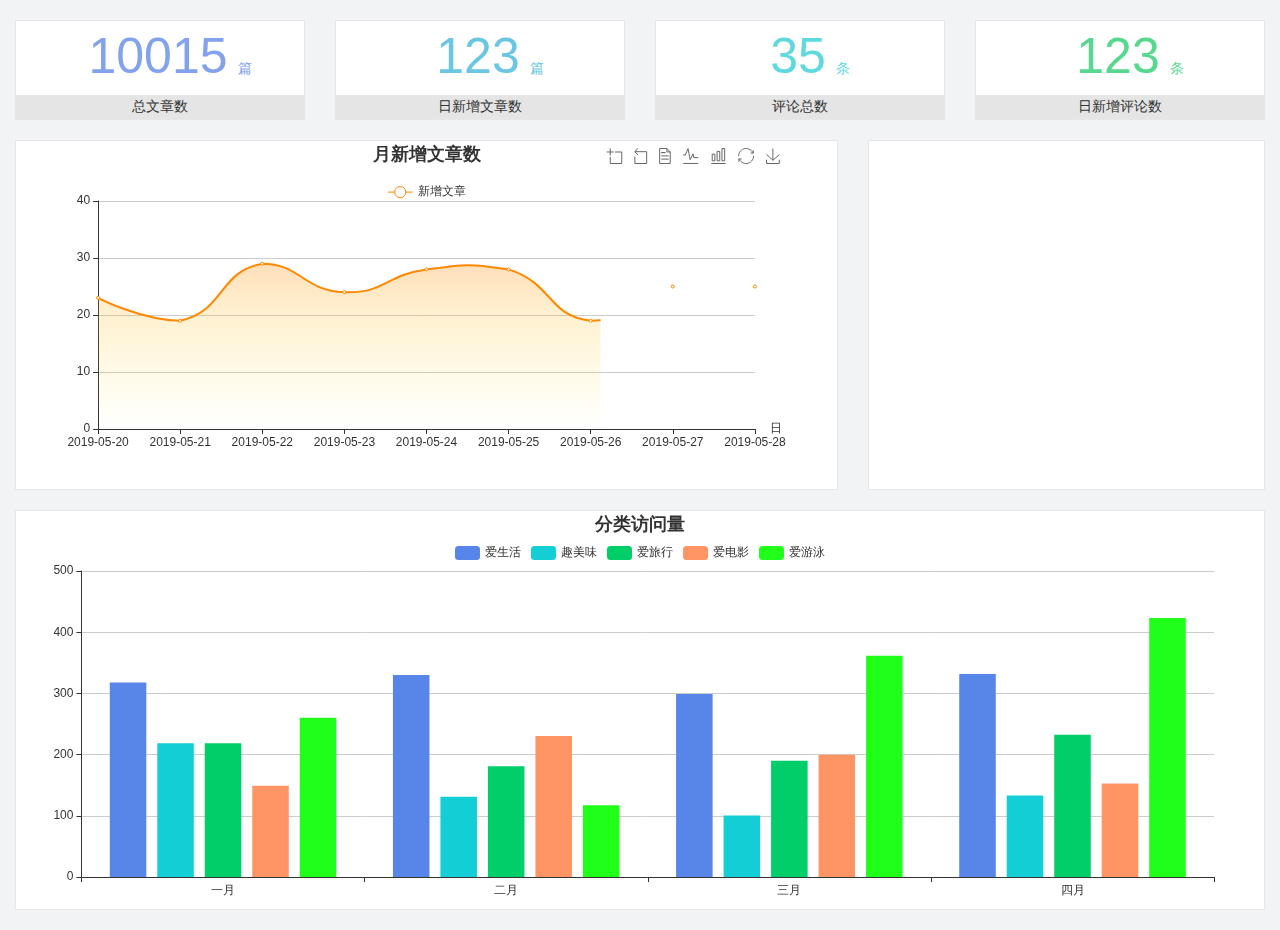
<file: admin/main_count.html>
<!DOCTYPE html>
<html lang="en">

<head>
    <meta charset="UTF-8">
    <meta name="viewport" content="width=device-width, initial-scale=1.0">
    <meta http-equiv="X-UA-Compatible" content="ie=edge">
    <title>图表统计</title>
    <link rel="stylesheet" href="./libs/bootstrap/css/bootstrap.min.css">
    <link rel="stylesheet" href="css/reset.css">
    <link rel="stylesheet" href="css/iconfont.css">
    <link rel="stylesheet" href="css/main.css">
    <script src="./libs/jquery-1.12.4.min.js"></script>
    <script src="./libs/echarts.js"></script>
    <script src="./js/http.js"></script>

</head>

<body>
    <div class="container-fluid">
        <div class="row spannel_list">
            <div class="col-sm-3 col-xs-6">
                <div class="spannel">
                    <em>10015</em><span>篇</span>
                    <b>总文章数</b>
                </div>
            </div>
            <div class="col-sm-3 col-xs-6">
                <div class="spannel scolor01">
                    <em>123</em><span>篇</span>
                    <b>日新增文章数</b>
                </div>
            </div>
            <div class="col-sm-3 col-xs-6">
                <div class="spannel scolor02">
                    <em>35</em><span>条</span>
                    <b>评论总数</b>
                </div>
            </div>
            <div class="col-sm-3 col-xs-6">
                <div class="spannel scolor03">
                    <em>123</em><span>条</span>
                    <b>日新增评论数</b>
                </div>
            </div>
        </div>
    </div>

    <div class="container-fluid">
        <div class="row curve-pie">
            <div class="col-lg-8 col-md-8">
                <div class="gragh_pannel" id="curve_show"></div>
            </div>
            <div class="col-lg-4 col-md-4">
                <div class="gragh_pannel" id="pie_show"></div>
            </div>
        </div>
    </div>

    <div class="container-fluid">
        <div class="column_pannel" id="column_show"></div>
    </div>


    <!-- 折线图 -->
    <script>
        var json = '{"code":200,"msg":"获取成功","date":[{"date":"2019-05-20","count":23},{"date":"2019-05-21","count":19},{"date":"2019-05-22","count":29},{"date":"2019-05-23","count":24},{"date":"2019-05-24","count":28},{"date":"2019-05-25","count":28},{"date":"2019-05-26","count":19},{"date":"2019-05-27","count":25},{"date":"2019-05-28","count":25}]}';
        var obj = JSON.parse(json);
        loadEchars(obj);

        function loadEchars(obj) {
            // 基于准备好的dom，初始化echarts实例
            var myChart = echarts.init(document.getElementById('curve_show'));

            var data = [];
            var date = [];
            for (var i = 0; i < obj.date.length; i++) {
                data.push(obj.date[i].count);
                date.push(obj.date[i].date);
            }

            option = {
                tooltip: {
                    trigger: 'axis',
                    position: function (pt) {
                        return [pt[0], '10%'];
                    }
                },
                title: {
                    left: 'center',
                    text: '月新增文章数',
                },

                xAxis: {
                    name: '日',
                    type: 'category',
                    boundaryGap: false,
                    data: date
                },
                legend: {
                    data: ['新增文章'],
                    top: '40'
                },
                toolbox: {
                    show: true,
                    feature: {
                        dataZoom: {
                            yAxisIndex: 'none'
                        },
                        dataView: { readOnly: false },
                        magicType: { type: ['line', 'bar'] },
                        restore: {},
                        saveAsImage: {}
                    },
                    right: 50
                },
                yAxis: {
                    type: 'value',
                    boundaryGap: [0, '100%']
                },
                series: [
                    {
                        name: '新增文章',
                        type: 'line',
                        smooth: true,
                        // symbol: 'none',
                        sampling: 'average',
                        itemStyle: {
                            color: '#f80'
                        },
                        areaStyle: {
                            color: new echarts.graphic.LinearGradient(0, 0, 0, 1, [{
                                offset: 0,
                                color: 'rgba(255,136,0,0.39)'
                            }, {
                                offset: .34,
                                color: 'rgba(255,180,0,0.25)'
                            },
                            {
                                offset: 1,
                                color: 'rgba(255,222,0,0.00)'
                            }])
                        },
                        data: data
                    }
                ],
            }
            // 使用刚指定的配置项和数据显示图表。
            myChart.setOption(option);
        }
    </script>

    <!-- 环形图 -->
    <script>
        // 获取数据
        request({
            type: "get",
            url: "/admin/data/category",
            success: function (response) {
                if (response.code === 200) {

                    // 处理数据
                    const data = [];
                    response.date.forEach(item => {
                        data.push(item.name);
                    });

                    const map = response.date.map(item => {
                        return { name: item.name, value: item.articles }
                    });

                    // 基于准备好的dom，初始化echarts实例
                    let myChart1 = echarts.init(document.getElementById('pie_show'));

                    option1 = {
                        title: {
                            left: 'center',
                            text: '分类文章数量比',
                        },
                        tooltip: {
                            trigger: 'item',
                            formatter: "{a} <br/>{b}: {c} ({d}%)"
                        },
                        legend: {
                            orient: 'horizontal',
                            x: 'center',
                            data: data,
                            top: 30
                        },
                        color: ['#5885e8', '#13cfd5', '#00ce68'],
                        series: [
                            {
                                name: '分类名称',
                                type: 'pie',
                                radius: ['40%', '55%'],
                                avoidLabelOverlap: false,
                                label: {
                                    emphasis: {
                                        show: true,
                                        textStyle: {
                                            fontSize: '15',
                                            fontWeight: 'bold'
                                        }
                                    }
                                },
                                data: map

                            }
                        ]
                    };
                    // 使用刚指定的配置项和数据显示图表。
                    myChart1.setOption(option1);

                }
            }
        });
    </script>
    <!-- 柱状图 -->
    <script>
        // 基于准备好的dom，初始化echarts实例
        var myChart2 = echarts.init(document.getElementById('column_show'));

        option2 = {
            title: {
                left: 'center',
                text: '分类访问量',
            },
            tooltip: {
                trigger: 'axis',
                axisPointer: {            // 坐标轴指示器，坐标轴触发有效
                    type: 'line'        // 默认为直线，可选为：'line' | 'shadow'
                },

            },
            legend: {
                data: ['爱生活', '趣美味', '爱旅行', '爱电影', '爱游泳'],
                top: 30
            },
            grid: {
                left: '3%',
                right: '4%',
                bottom: '3%',
                containLabel: true
            },
            xAxis: [
                {
                    type: 'category',
                    data: ['一月', '二月', '三月', '四月']
                }
            ],
            yAxis: [
                {
                    type: 'value'
                }
            ],
            color: ['#5885e8', '#13cfd5', '#00ce68', '#ff9565', '#20ff19'],
            series: [
                {
                    name: '爱生活',
                    type: 'bar',
                    data: [320, 332, 301, 334]
                },
                {
                    name: '趣美味',
                    type: 'bar',
                    data: [220, 132, 101, 134]
                },
                {
                    name: '爱旅行',
                    type: 'bar',
                    data: [220, 182, 191, 234]
                },
                {
                    name: '爱电影',
                    type: 'bar',
                    data: [150, 232, 201, 154]
                },
                {
                    name: '爱游泳',
                    type: 'bar',
                    data: [262, 118, 364, 426],
                },

            ]
        };


        // 使用刚指定的配置项和数据显示图表。
        myChart2.setOption(option2);
    </script>
</body>

</html>
</file>
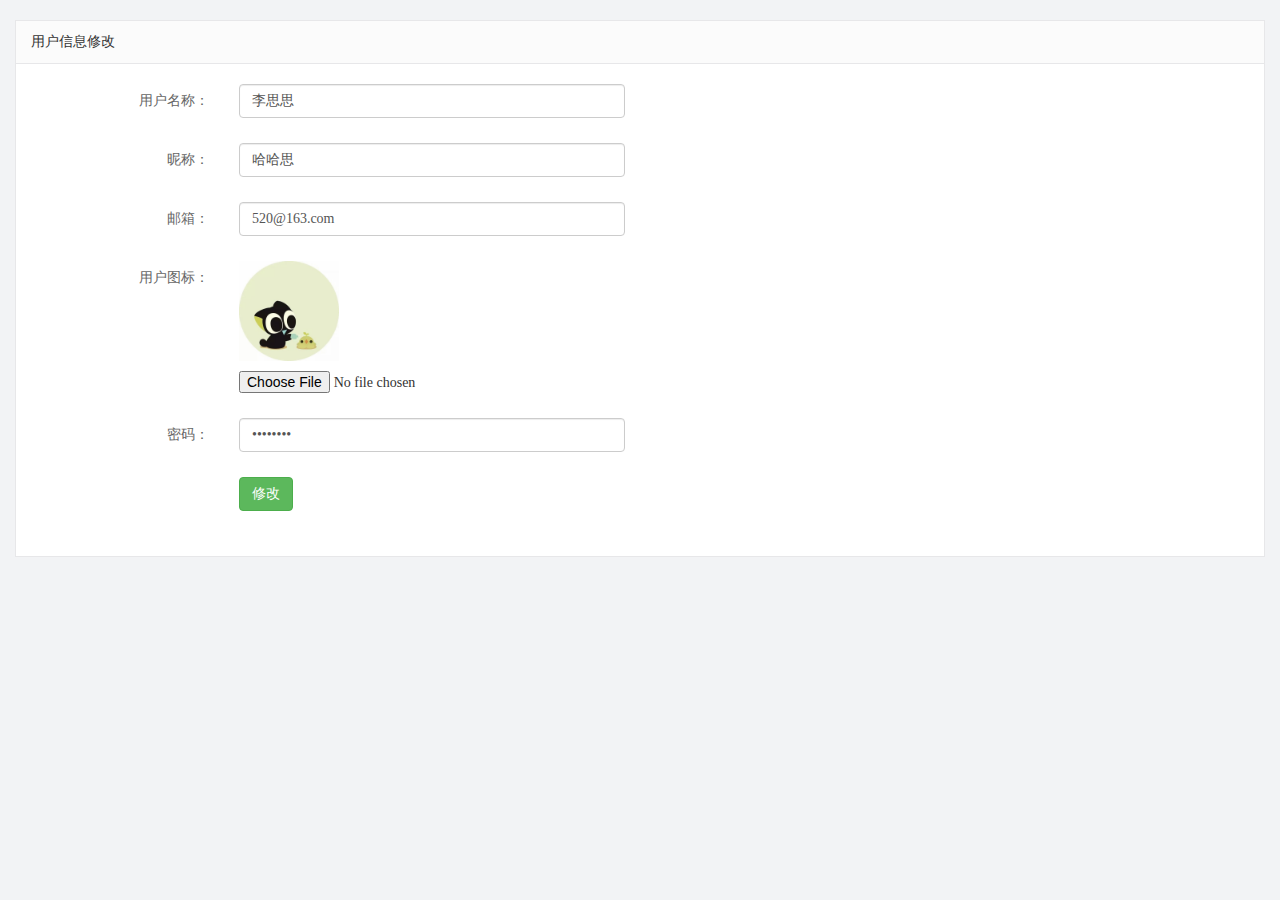
<file: admin/user.html>
<!DOCTYPE html>
<html lang="en">

<head>
    <meta charset="UTF-8">
    <meta name="viewport" content="width=device-width, initial-scale=1.0">
    <meta http-equiv="X-UA-Compatible" content="ie=edge">
    <title>文章列表</title>
    <link rel="stylesheet" href="./libs/bootstrap/css/bootstrap.min.css">
    <link rel="stylesheet" href="css/reset.css">
    <link rel="stylesheet" href="css/iconfont.css">
    <link rel="stylesheet" href="css/main.css">
    <script src="./libs/jquery-1.12.4.min.js"></script>

</head>

<body>
    <div class="container-fluid">
        <div class="common_title">
            用户信息修改
        </div>
        <div class="container-fluid common_con">
            <form class="form-horizontal article_form" id="form">
                <div class="form-group">
                    <label for="inputEmail1" class="col-sm-2 control-label">用户名称：</label>
                    <div class="col-sm-4">
                        <input type="text" name="username" class="form-control username" id="username" value="李思思">
                    </div>
                </div>
                <div class="form-group">
                    <label for="inputEmail2" class="col-sm-2 control-label">昵称：</label>
                    <div class="col-sm-4">
                        <input type="text" name="nickname" class="form-control nickname" id="nickname" value="哈哈思">
                    </div>
                </div>
                <div class="form-group">
                    <label for="inputEmail3" class="col-sm-2 control-label">邮箱：</label>
                    <div class="col-sm-4">
                        <input type="text" name="email" class="form-control email" id="email" value="520@163.com">
                    </div>
                </div>

                <div class="form-group">
                    <label for="inputPassword3" class="col-sm-2 control-label">用户图标：</label>
                    <div class="col-sm-10">
                        <img src="images/2.jpg" alt="" class="user_pic" id="userPic">
                        <input style="display: block" name="userPic" type="file" id="exampleInputFile">
                    </div>
                </div>

                <div class="form-group">
                    <label for="inputEmail4" class="col-sm-2 control-label">密码：</label>
                    <div class="col-sm-4">
                        <input type="password" name="password" class="form-control password" id="password"
                            value="12345678">
                    </div>
                </div>
                <div class="form-group">
                    <div class="col-sm-offset-2 col-sm-10">
                        <button type="submit" class="btn btn-success btn-edit">修改</button>
                    </div>
                </div>
            </form>
        </div>
    </div>
</body>
<!-- 引入网络层js -->
<script src="./js/http.js"></script>
<!-- 引入用户js -->
<script src="./js/user.js"></script>

</html>
</file>
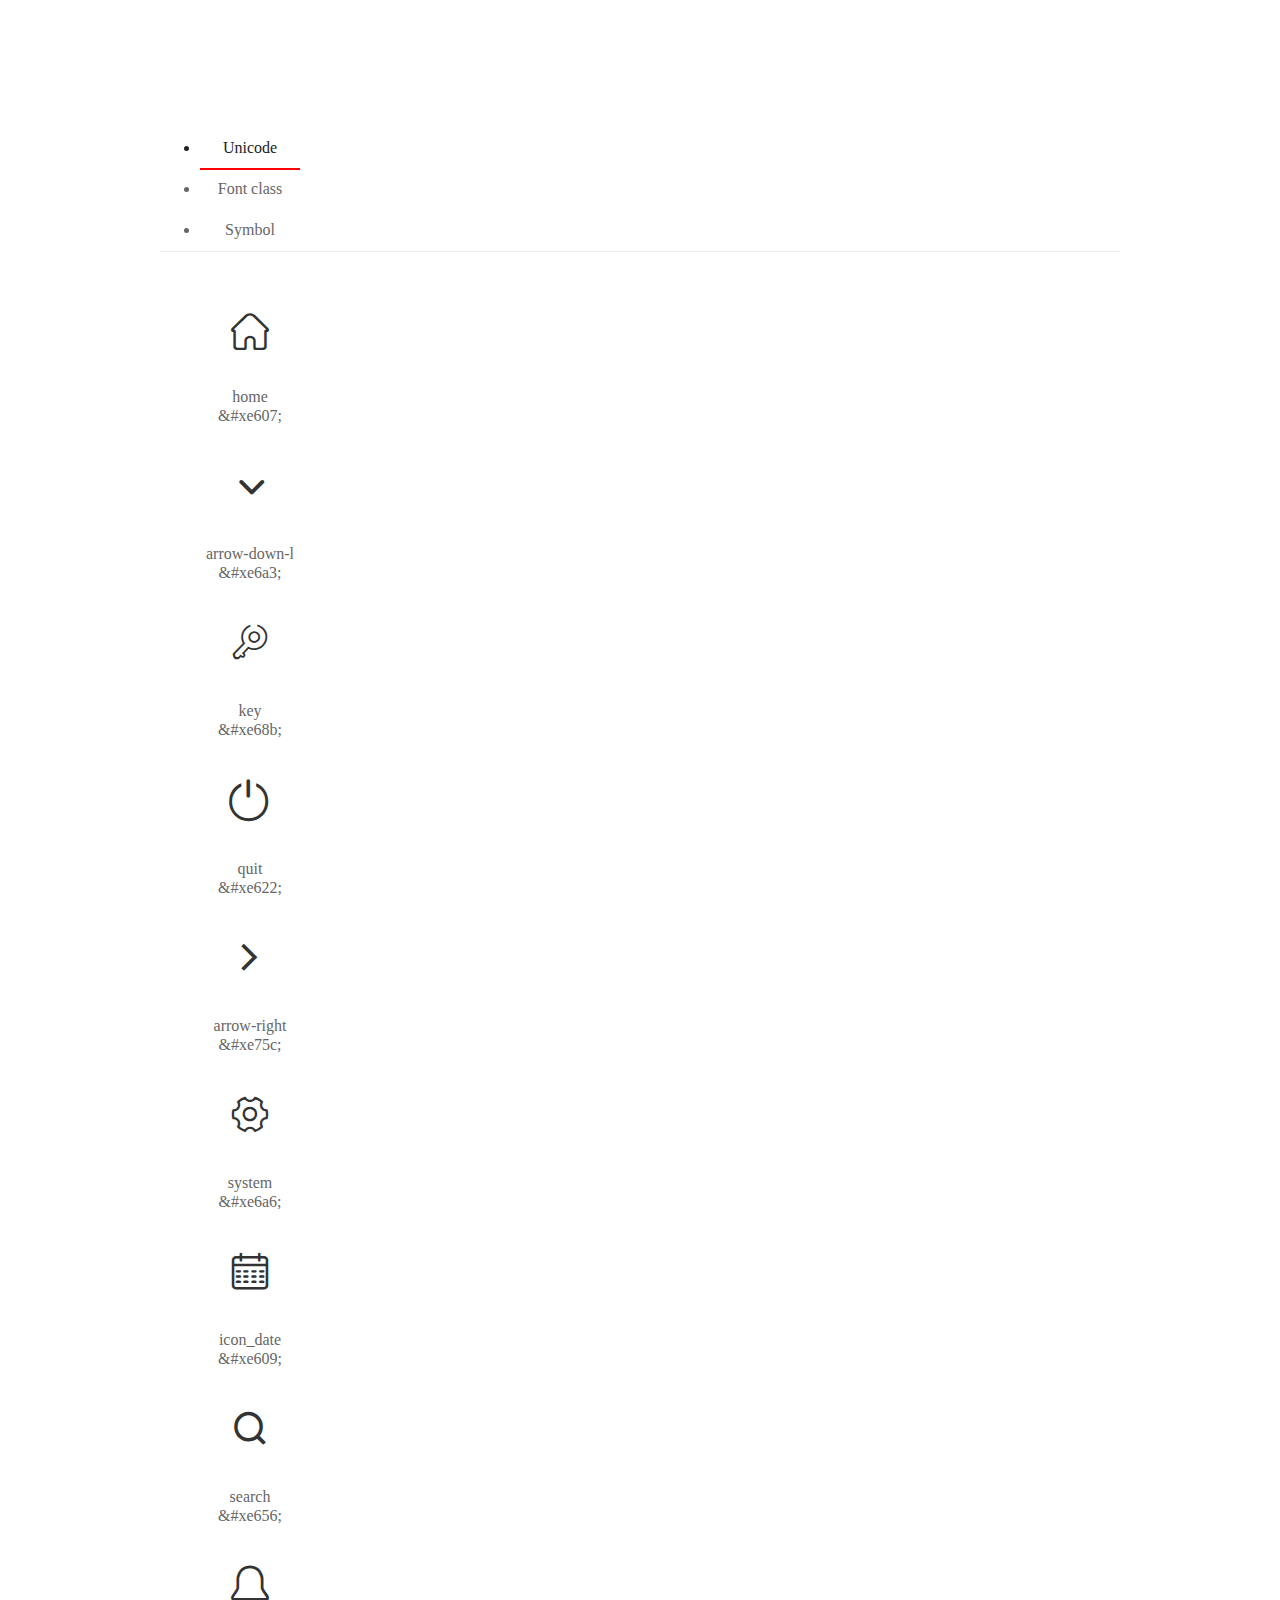
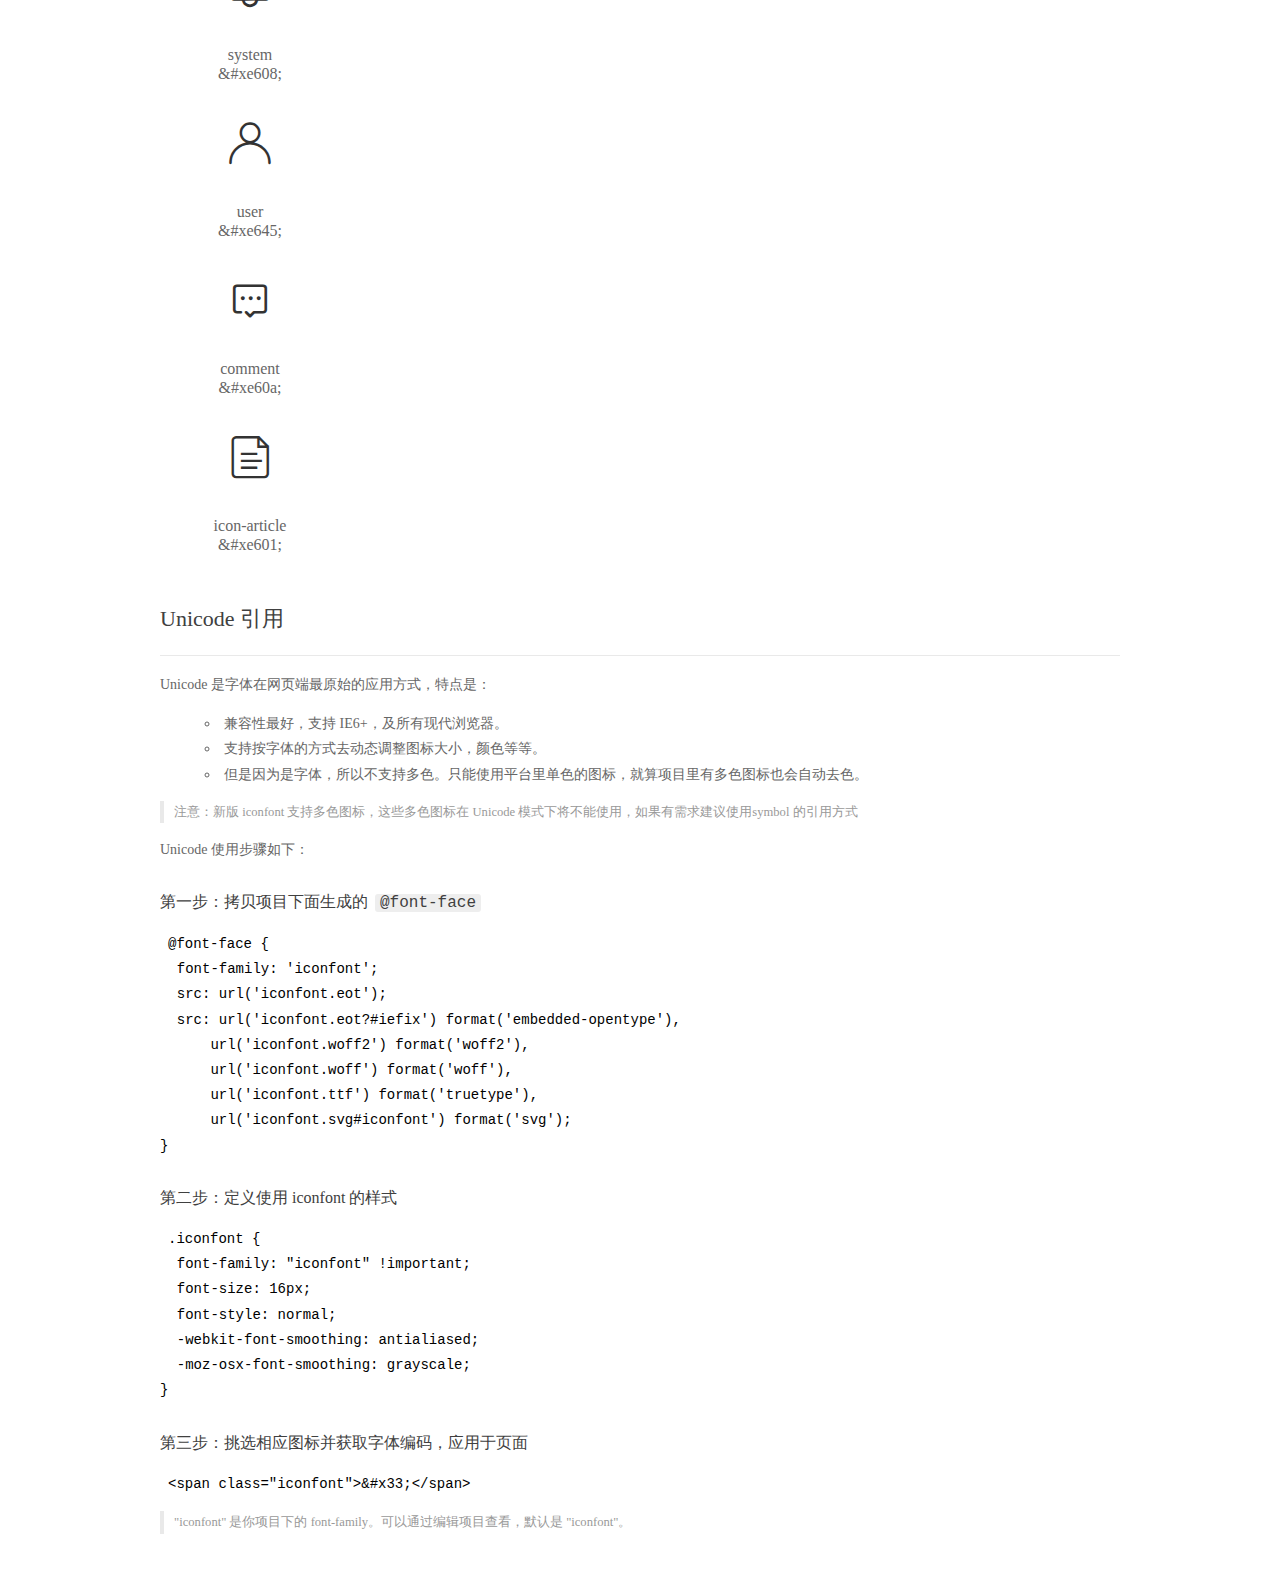
<file: admin/fonts/demo_index.html>
<!DOCTYPE html>
<html>
<head>
  <meta charset="utf-8"/>
  <title>IconFont Demo</title>
  <link rel="shortcut icon" href="https://gtms04.alicdn.com/tps/i4/TB1_oz6GVXXXXaFXpXXJDFnIXXX-64-64.ico" type="image/x-icon"/>
  <link rel="stylesheet" href="https://g.alicdn.com/thx/cube/1.3.2/cube.min.css">
  <link rel="stylesheet" href="demo.css">
  <link rel="stylesheet" href="iconfont.css">
  <script src="iconfont.js"></script>
  <!-- jQuery -->
  <script src="https://a1.alicdn.com/oss/uploads/2018/12/26/7bfddb60-08e8-11e9-9b04-53e73bb6408b.js"></script>
  <!-- 代码高亮 -->
  <script src="https://a1.alicdn.com/oss/uploads/2018/12/26/a3f714d0-08e6-11e9-8a15-ebf944d7534c.js"></script>
</head>
<body>
  <div class="main">
    <h1 class="logo"><a href="https://www.iconfont.cn/" title="iconfont 首页" target="_blank">&#xe86b;</a></h1>
    <div class="nav-tabs">
      <ul id="tabs" class="dib-box">
        <li class="dib active"><span>Unicode</span></li>
        <li class="dib"><span>Font class</span></li>
        <li class="dib"><span>Symbol</span></li>
      </ul>
      
    </div>
    <div class="tab-container">
      <div class="content unicode" style="display: block;">
          <ul class="icon_lists dib-box">
          
            <li class="dib">
              <span class="icon iconfont">&#xe607;</span>
                <div class="name">home</div>
                <div class="code-name">&amp;#xe607;</div>
              </li>
          
            <li class="dib">
              <span class="icon iconfont">&#xe6a3;</span>
                <div class="name">arrow-down-l</div>
                <div class="code-name">&amp;#xe6a3;</div>
              </li>
          
            <li class="dib">
              <span class="icon iconfont">&#xe68b;</span>
                <div class="name">key</div>
                <div class="code-name">&amp;#xe68b;</div>
              </li>
          
            <li class="dib">
              <span class="icon iconfont">&#xe622;</span>
                <div class="name">quit</div>
                <div class="code-name">&amp;#xe622;</div>
              </li>
          
            <li class="dib">
              <span class="icon iconfont">&#xe75c;</span>
                <div class="name">arrow-right</div>
                <div class="code-name">&amp;#xe75c;</div>
              </li>
          
            <li class="dib">
              <span class="icon iconfont">&#xe6a6;</span>
                <div class="name">system</div>
                <div class="code-name">&amp;#xe6a6;</div>
              </li>
          
            <li class="dib">
              <span class="icon iconfont">&#xe609;</span>
                <div class="name">icon_date</div>
                <div class="code-name">&amp;#xe609;</div>
              </li>
          
            <li class="dib">
              <span class="icon iconfont">&#xe656;</span>
                <div class="name">search</div>
                <div class="code-name">&amp;#xe656;</div>
              </li>
          
            <li class="dib">
              <span class="icon iconfont">&#xe608;</span>
                <div class="name">system</div>
                <div class="code-name">&amp;#xe608;</div>
              </li>
          
            <li class="dib">
              <span class="icon iconfont">&#xe645;</span>
                <div class="name">user</div>
                <div class="code-name">&amp;#xe645;</div>
              </li>
          
            <li class="dib">
              <span class="icon iconfont">&#xe60a;</span>
                <div class="name">comment</div>
                <div class="code-name">&amp;#xe60a;</div>
              </li>
          
            <li class="dib">
              <span class="icon iconfont">&#xe601;</span>
                <div class="name">icon-article</div>
                <div class="code-name">&amp;#xe601;</div>
              </li>
          
          </ul>
          <div class="article markdown">
          <h2 id="unicode-">Unicode 引用</h2>
          <hr>

          <p>Unicode 是字体在网页端最原始的应用方式，特点是：</p>
          <ul>
            <li>兼容性最好，支持 IE6+，及所有现代浏览器。</li>
            <li>支持按字体的方式去动态调整图标大小，颜色等等。</li>
            <li>但是因为是字体，所以不支持多色。只能使用平台里单色的图标，就算项目里有多色图标也会自动去色。</li>
          </ul>
          <blockquote>
            <p>注意：新版 iconfont 支持多色图标，这些多色图标在 Unicode 模式下将不能使用，如果有需求建议使用symbol 的引用方式</p>
          </blockquote>
          <p>Unicode 使用步骤如下：</p>
          <h3 id="-font-face">第一步：拷贝项目下面生成的 <code>@font-face</code></h3>
<pre><code class="language-css"
>@font-face {
  font-family: 'iconfont';
  src: url('iconfont.eot');
  src: url('iconfont.eot?#iefix') format('embedded-opentype'),
      url('iconfont.woff2') format('woff2'),
      url('iconfont.woff') format('woff'),
      url('iconfont.ttf') format('truetype'),
      url('iconfont.svg#iconfont') format('svg');
}
</code></pre>
          <h3 id="-iconfont-">第二步：定义使用 iconfont 的样式</h3>
<pre><code class="language-css"
>.iconfont {
  font-family: "iconfont" !important;
  font-size: 16px;
  font-style: normal;
  -webkit-font-smoothing: antialiased;
  -moz-osx-font-smoothing: grayscale;
}
</code></pre>
          <h3 id="-">第三步：挑选相应图标并获取字体编码，应用于页面</h3>
<pre>
<code class="language-html"
>&lt;span class="iconfont"&gt;&amp;#x33;&lt;/span&gt;
</code></pre>
          <blockquote>
            <p>"iconfont" 是你项目下的 font-family。可以通过编辑项目查看，默认是 "iconfont"。</p>
          </blockquote>
          </div>
      </div>
      <div class="content font-class">
        <ul class="icon_lists dib-box">
          
          <li class="dib">
            <span class="icon iconfont icon-yidiandiantubiao04"></span>
            <div class="name">
              home
            </div>
            <div class="code-name">.icon-yidiandiantubiao04
            </div>
          </li>
          
          <li class="dib">
            <span class="icon iconfont icon-arrowdownl"></span>
            <div class="name">
              arrow-down-l
            </div>
            <div class="code-name">.icon-arrowdownl
            </div>
          </li>
          
          <li class="dib">
            <span class="icon iconfont icon-key"></span>
            <div class="name">
              key
            </div>
            <div class="code-name">.icon-key
            </div>
          </li>
          
          <li class="dib">
            <span class="icon iconfont icon-tuichu"></span>
            <div class="name">
              quit
            </div>
            <div class="code-name">.icon-tuichu
            </div>
          </li>
          
          <li class="dib">
            <span class="icon iconfont icon-previewright"></span>
            <div class="name">
              arrow-right
            </div>
            <div class="code-name">.icon-previewright
            </div>
          </li>
          
          <li class="dib">
            <span class="icon iconfont icon-system"></span>
            <div class="name">
              system
            </div>
            <div class="code-name">.icon-system
            </div>
          </li>
          
          <li class="dib">
            <span class="icon iconfont icon-icondate"></span>
            <div class="name">
              icon_date
            </div>
            <div class="code-name">.icon-icondate
            </div>
          </li>
          
          <li class="dib">
            <span class="icon iconfont icon-search"></span>
            <div class="name">
              search
            </div>
            <div class="code-name">.icon-search
            </div>
          </li>
          
          <li class="dib">
            <span class="icon iconfont icon-system1"></span>
            <div class="name">
              system
            </div>
            <div class="code-name">.icon-system1
            </div>
          </li>
          
          <li class="dib">
            <span class="icon iconfont icon-user"></span>
            <div class="name">
              user
            </div>
            <div class="code-name">.icon-user
            </div>
          </li>
          
          <li class="dib">
            <span class="icon iconfont icon-comment"></span>
            <div class="name">
              comment
            </div>
            <div class="code-name">.icon-comment
            </div>
          </li>
          
          <li class="dib">
            <span class="icon iconfont icon-icon-article"></span>
            <div class="name">
              icon-article
            </div>
            <div class="code-name">.icon-icon-article
            </div>
          </li>
          
        </ul>
        <div class="article markdown">
        <h2 id="font-class-">font-class 引用</h2>
        <hr>

        <p>font-class 是 Unicode 使用方式的一种变种，主要是解决 Unicode 书写不直观，语意不明确的问题。</p>
        <p>与 Unicode 使用方式相比，具有如下特点：</p>
        <ul>
          <li>兼容性良好，支持 IE8+，及所有现代浏览器。</li>
          <li>相比于 Unicode 语意明确，书写更直观。可以很容易分辨这个 icon 是什么。</li>
          <li>因为使用 class 来定义图标，所以当要替换图标时，只需要修改 class 里面的 Unicode 引用。</li>
          <li>不过因为本质上还是使用的字体，所以多色图标还是不支持的。</li>
        </ul>
        <p>使用步骤如下：</p>
        <h3 id="-fontclass-">第一步：引入项目下面生成的 fontclass 代码：</h3>
<pre><code class="language-html">&lt;link rel="stylesheet" href="./iconfont.css"&gt;
</code></pre>
        <h3 id="-">第二步：挑选相应图标并获取类名，应用于页面：</h3>
<pre><code class="language-html">&lt;span class="iconfont icon-xxx"&gt;&lt;/span&gt;
</code></pre>
        <blockquote>
          <p>"
            iconfont" 是你项目下的 font-family。可以通过编辑项目查看，默认是 "iconfont"。</p>
        </blockquote>
      </div>
      </div>
      <div class="content symbol">
          <ul class="icon_lists dib-box">
          
            <li class="dib">
                <svg class="icon svg-icon" aria-hidden="true">
                  <use xlink:href="#icon-yidiandiantubiao04"></use>
                </svg>
                <div class="name">home</div>
                <div class="code-name">#icon-yidiandiantubiao04</div>
            </li>
          
            <li class="dib">
                <svg class="icon svg-icon" aria-hidden="true">
                  <use xlink:href="#icon-arrowdownl"></use>
                </svg>
                <div class="name">arrow-down-l</div>
                <div class="code-name">#icon-arrowdownl</div>
            </li>
          
            <li class="dib">
                <svg class="icon svg-icon" aria-hidden="true">
                  <use xlink:href="#icon-key"></use>
                </svg>
                <div class="name">key</div>
                <div class="code-name">#icon-key</div>
            </li>
          
            <li class="dib">
                <svg class="icon svg-icon" aria-hidden="true">
                  <use xlink:href="#icon-tuichu"></use>
                </svg>
                <div class="name">quit</div>
                <div class="code-name">#icon-tuichu</div>
            </li>
          
            <li class="dib">
                <svg class="icon svg-icon" aria-hidden="true">
                  <use xlink:href="#icon-previewright"></use>
                </svg>
                <div class="name">arrow-right</div>
                <div class="code-name">#icon-previewright</div>
            </li>
          
            <li class="dib">
                <svg class="icon svg-icon" aria-hidden="true">
                  <use xlink:href="#icon-system"></use>
                </svg>
                <div class="name">system</div>
                <div class="code-name">#icon-system</div>
            </li>
          
            <li class="dib">
                <svg class="icon svg-icon" aria-hidden="true">
                  <use xlink:href="#icon-icondate"></use>
                </svg>
                <div class="name">icon_date</div>
                <div class="code-name">#icon-icondate</div>
            </li>
          
            <li class="dib">
                <svg class="icon svg-icon" aria-hidden="true">
                  <use xlink:href="#icon-search"></use>
                </svg>
                <div class="name">search</div>
                <div class="code-name">#icon-search</div>
            </li>
          
            <li class="dib">
                <svg class="icon svg-icon" aria-hidden="true">
                  <use xlink:href="#icon-system1"></use>
                </svg>
                <div class="name">system</div>
                <div class="code-name">#icon-system1</div>
            </li>
          
            <li class="dib">
                <svg class="icon svg-icon" aria-hidden="true">
                  <use xlink:href="#icon-user"></use>
                </svg>
                <div class="name">user</div>
                <div class="code-name">#icon-user</div>
            </li>
          
            <li class="dib">
                <svg class="icon svg-icon" aria-hidden="true">
                  <use xlink:href="#icon-comment"></use>
                </svg>
                <div class="name">comment</div>
                <div class="code-name">#icon-comment</div>
            </li>
          
            <li class="dib">
                <svg class="icon svg-icon" aria-hidden="true">
                  <use xlink:href="#icon-icon-article"></use>
                </svg>
                <div class="name">icon-article</div>
                <div class="code-name">#icon-icon-article</div>
            </li>
          
          </ul>
          <div class="article markdown">
          <h2 id="symbol-">Symbol 引用</h2>
          <hr>

          <p>这是一种全新的使用方式，应该说这才是未来的主流，也是平台目前推荐的用法。相关介绍可以参考这篇<a href="">文章</a>
            这种用法其实是做了一个 SVG 的集合，与另外两种相比具有如下特点：</p>
          <ul>
            <li>支持多色图标了，不再受单色限制。</li>
            <li>通过一些技巧，支持像字体那样，通过 <code>font-size</code>, <code>color</code> 来调整样式。</li>
            <li>兼容性较差，支持 IE9+，及现代浏览器。</li>
            <li>浏览器渲染 SVG 的性能一般，还不如 png。</li>
          </ul>
          <p>使用步骤如下：</p>
          <h3 id="-symbol-">第一步：引入项目下面生成的 symbol 代码：</h3>
<pre><code class="language-html">&lt;script src="./iconfont.js"&gt;&lt;/script&gt;
</code></pre>
          <h3 id="-css-">第二步：加入通用 CSS 代码（引入一次就行）：</h3>
<pre><code class="language-html">&lt;style&gt;
.icon {
  width: 1em;
  height: 1em;
  vertical-align: -0.15em;
  fill: currentColor;
  overflow: hidden;
}
&lt;/style&gt;
</code></pre>
          <h3 id="-">第三步：挑选相应图标并获取类名，应用于页面：</h3>
<pre><code class="language-html">&lt;svg class="icon" aria-hidden="true"&gt;
  &lt;use xlink:href="#icon-xxx"&gt;&lt;/use&gt;
&lt;/svg&gt;
</code></pre>
          </div>
      </div>

    </div>
  </div>
  <script>
  $(document).ready(function () {
      $('.tab-container .content:first').show()

      $('#tabs li').click(function (e) {
        var tabContent = $('.tab-container .content')
        var index = $(this).index()

        if ($(this).hasClass('active')) {
          return
        } else {
          $('#tabs li').removeClass('active')
          $(this).addClass('active')

          tabContent.hide().eq(index).fadeIn()
        }
      })
    })
  </script>
</body>
</html>
</file>
<file: css/main.css>
body{
    font-family:'MicroSoft YaHei';
}
.header{
    width:1020px;
    height:85px;
    margin:0 auto;
}
.logo{
    width:148px;
    height:61px;
    margin-top:12px;
}
.search_form{
    width:391px;
    height:33px;
    margin:26px 0 0 198px;
}
.search_txt{
    width: 343px;
    height: 31px;
    border:1px solid #dddddd;
    float: left;
    padding:0px;
    border-top-left-radius:4px;
    border-bottom-left-radius:4px;
    outline:none;
    text-indent:10px;   
}
.search_btn{
    width:46px;
    height:33px;
    background-color: #0075f3;
    float:left;
    border:0px;
    border-top-right-radius:4px;
    border-bottom-right-radius:4px;
    cursor: pointer;
    outline:none;
}
.fa-search{
    color:#fff;
    font-size: 20px;
}
.link_info{
    height:33px;
    margin-top:20px;
}
.link_info a{
    font-size:14px;
    color:#666;
}
.link_info a:hover{
    color:#0075f3;
}
.fa-user-circle{
    font-size:24px;
    color:#666;
    line-height:33px;
    position: relative;
}

.fa-user-circle{
    margin-left:22px;
}
.fa-user-circle span{
    font-size:14px;
    padding-left:10px;
    vertical-align:middle;
}
.menu_con{
    height:50px;
    background-color: #2a2a2a;
}
.menu{
    width:1020px;
    height:50px;
    margin:0 auto;
}
.menu_collapse{
    width:120px;
    height:50px;
    position:relative;    
}
.menu_collapse i{
    text-indent:10px;
    padding-right:10px;
}
.menu_collapse:hover{
    background-color: #0074f3;
}
.level_one{
    line-height:50px;
    color:#fff;
    font-size:14px;
}

.menu_collapse:hover .level_two{
    display:block;
}
.level_two .up{
   height:6px;
   background:url('../images/up.png') center center no-repeat;
   border-bottom:0px;
}
.level_two{
    position:absolute;
    width:120px;
    left:0;
    top:50px;
    overflow: hidden;
    display:none;
    z-index:999;
}

.level_two li{
    background-color: #2a2a2a;
    border-bottom:1px solid #505050;   
    font-size:14px;
    overflow: hidden;
}
.level_two li:nth-child(2){
    border-top-left-radius:6px;
    border-top-right-radius:6px;
}
.level_two li:last-child{
    border-bottom-left-radius:6px;
    border-bottom-right-radius:6px;
}
.level_two a{
    display:block;
    color:#fff;
    line-height:40px;
    text-indent:10px;
}
.level_two a:hover{
    background-color:#0074f3;
}

.left_menu,.right_menu{
    height:50px;
}
.left_menu li,.right_menu li{
    height:50px;
    float: left;
}
.left_menu li a,.right_menu li a{
    display:block;
    line-height:50px;
    padding:0 15px;
    text-align:center;
    color:#fff;
    font-size:14px;
}
.left_menu li a:hover,.right_menu li a:hover{
    background-color:#0074f3; 
}
.main_con{
    width:1020px;
    margin:20px auto 0;
}
.left_con{
    width:750px;
    float: left;
}
.right_con{
    width:250px;
    float:right;
}

.focus_list{
    width:750px;
    height:278px;
}
.focus_list li{
    width:165px;
    height:134px;
    float: left;
    margin:0 0 10px 10px;
    position: relative;
}
.focus_list li img{
    width:165px;
    height:134px;
}

.focus_list li p{
    position: absolute;
    width:100%;
    height:24px;
    left:0;
    bottom:0;
    background-color:rgba(0,0,0,0.6);
    text-align:center;
    line-height:24px;
    color:#fff;
    font-size:14px;
    overflow:hidden;
    text-overflow:ellipsis;
    white-space:nowrap
}

.focus_list .first{
    width:400px;
    height:278px;
    margin:0 0 10px 0;
}

.focus_list .first img{
    width:400px;
    height:278px;
}

.common_title{
    height:36px;
    margin-top:15px;
    border-bottom:2px solid #eee;
}

.common_title h3{
    float:left;
    line-height:36px;
    border-bottom:2px solid #0074f3;
    padding-right:10px;
    font-size:18px;
    color:#000;
}
.common_title .fa-edit{
    color:#0074f3;
}
.common_title .more{
    float:right;
    line-height:36px;
    color:#bbb;
}
.common_title .more:hover{
    color:#0074f3;
}

.common_news_list{
    height:135px;
    padding-left:195px;
    position: relative;
    margin-top:20px;
    padding-bottom:20px;
    border-bottom:1px solid #ddd;
    overflow: hidden;
}
.common_news_list .list_pic{
    position:absolute;
    width:180px;
    height:135px;
    left:0;
    top:0;
}
.common_news_list .list_pic img{
    width:180px;
    height:135px;
}
.common_news_list h4{
    font-size:18px;
    line-height:20px;
    font-weight:bold;
    width:100%;
    overflow:hidden;
    text-overflow:ellipsis;
    white-space:nowrap;
    margin-top:-1px;
}

.common_news_list h4 a{
    color:#444;
}
.common_news_list h4 a:hover{
    color:#1a4a7d;
}
.common_news_list p{
    font-size:12px;
    color:#666;
    line-height:22px;
    margin-top:12px;
}

.new_info{
    overflow: hidden;
    margin-top:20px;
}

.new_info span{
    font-size:12px;
    color:#999;
    float: left;
}
.new_info b{
    font-size:12px;
    color:#999;
    float: right;
    font-weight:normal;
}

.common_wrap{
    border:1px solid #eeeeee;
    margin-bottom:15px;
}

.common_wrap h3{
    line-height:32px;
    background-color: #f3f3f3;
    padding-left:15px;
    color:#000;
    font-size:16px;
}

.common_wrap h3 i{
    color:#0075f4;
    padding-right:10px;
}

.content_list{
    margin:5px 15px;
}

.content_list li{
    height:36px;
    border-bottom:1px dashed #e6e6e6;
    overflow: hidden;
}
.content_list li:last-child{
    border-bottom:0px;
}

.content_list li span{
    float: left;
    width:18px;
    height:18px;
    background-color: #999999;
    text-align:center;
    line-height:18px;
    color:#fff;
    font-size:12px;
    margin-top:9px;
}
.content_list li .first{
    background-color: #fd8c84;
}
.content_list li .second{
    background-color: #7fd75a;
}
.content_list li .third{
    background-color: #60c4fd;
}

.content_list li a{
    float:left;
    font-size:12px;
    line-height:36px;
    margin-left:10px;
    color:#666;
    width:190px;
    overflow:hidden;
    text-overflow:ellipsis;
    white-space:nowrap;
}

.guanzhu_list li a{
    margin-left:0px;
    width:220px;
}

.comment_list li{
    height:59px;
}

.comment_list li span{
    width:40px;
    height:40px;
    line-height:40px;
    font-size:20px;
    background-color: #0a76b7;
    border-radius:50%;
    margin:10px 10px 0 0;
}

.comment_list li b,.comment_list li strong{
    font-size:12px;
    font-weight:normal;
    float: left;
    width:168px;
    color:#999;
    margin-top:10px;
    overflow:hidden;
    text-overflow:ellipsis;
    white-space:nowrap;
}
.comment_list li strong{
    margin-top:5px; 
}

.comment_list li em{
    font-style:normal;
    color:#333;
    padding-right:10px;
}

.content_list li a:hover{
    color:#1a4a7d;
}

.footer{
    margin-top:30px;
    background-color: #262f38;
    padding-bottom:20px;
}

.foot_link{text-align:center;margin-top:20px;}
.foot_link a,.foot_link span{color:#fff;font-size:12px;}
.foot_link a:hover{color:#0075f4}
.foot_link span{padding:0 10px}
.footer p{text-align:center; margin-top:10px;font-size:12px; color:#fff;}

.setfl{
    float: left;
}
.setfr{
    float: right;
}
.list_title{
    width:750px;
    height:25px;
    background:url('../images/list_title_bg.png') no-repeat;
}
.list_title h3{
    font-size:18px;
    color:#000;
    line-height:25px;
    border-left:2px solid #528dff;
    padding-left:15px;
}
.ui-pagination-container{
	text-align:center;
	margin-top:20px;
}
.ui-pagination-container .ui-pagination-page-item:hover{
	color:#528dff;
	border-color:#528dff;
}
.ui-pagination-container .ui-pagination-page-item{
	background:none;
	font-size:12px;
}
.ui-pagination-container .ui-pagination-page-item.active{
	background:#528dff;
	border-color:#528dff;
}
.ui-pagination-container .ui-pagination-page-item:hover{
	color:#333;
}
.breadcrumb{
    font-size:12px;
    color:#999;
}
.breadcrumb a{
    color:#333;
}
.article_title{
    text-align:center;
    font-size:24px;
    color:#666;
    margin-top:34px;
    line-height:30px;
}
.article_info{
    text-align:center;
    font-size:12px;
    color:#999;
    border-bottom:1px solid #ddd;
    padding:20px 0 15px 0;
}

.article_con p{
    margin:20px 0;
    font-size:14px;
    line-height:24px;
    color:#666;
    text-indent:28px;
}

.article_links{
    font-size:12px;
    color:#999;
    line-height:24px;
    margin-top:60px;
}

.article_links a{
    color:#999;
}

.article_links a:hover{
    color:#528dff;
}

.comment_form{
	margin-top:50px;
	overflow:hidden;
}

.form_group{
    overflow: hidden;
    margin-bottom:15px;
}

.form_group label{
    width:80px;
    float:left;
    font-size:12px;
    color:#333;
    text-align:right;
    line-height:24px;
}
.form_group .comment_input{
	float:left;
	width:648px;
	height:60px;
	border-radius:4px;
	padding:10px;
	outline:none;
    border:1px solid #ddd;
    font-family:'Microsoft YaHei';
}
.form_group .comment_name{
	float:left;
	width:300px;
	height:24px;
	border-radius:4px;
	outline:none;
    border:1px solid #ddd;
    text-indent:10px;
}

.form_group .comment_sub{
	float:right;
	width:58px;
	height:28px;
	border:1px solid #ddd;
	background:#fff;
	border-radius:4px;
	cursor:pointer;
}
.comment_form .comment_sub:hover{
	background:#2185ed;
	color:#fff;
}

.comment_count{
    font-size: 16px;
    color: #333;
    border-bottom: 1px solid #ebebeb;
    padding: 12px 0
}

.comment_detail_list{
	border-bottom:1px solid #ebebeb;
	overflow:hidden;
	margin-top:15px;
	padding-bottom:15px;
}


.comment_detail_list .person_pic{
	width:40px;
    height:40px;
    line-height:40px;
    font-size:20px;
    background-color: #0a76b7;
    border-radius:50%;
    color:#fff;
    text-align:center;
}

.comment_detail_list .person_pic img{
	width:40px;
	height:40px;
	border-radius:20px;
}

.name_time{
	width:680px;
	font-size: 14px;
    font-weight: 700;
    line-height:16px;
    color: #333;
    margin:0 0 5px 20px;
}
.name_time b{
    float: left;
}
.name_time span{
    float: right;
    font-size:12px;
    color:#999
}

.comment_text{
	width:680px;
	font-size: 14px;
    line-height: 20px;
    color: #333;
    margin:5px 0 0 20px;
    text-align:justify;
}
</file>
<file: admin/css/iconfont.css>
@font-face {font-family: "iconfont";
  src: url('../fonts/iconfont.eot?t=1558003957214'); /* IE9 */
  src: url('../fonts/iconfont.eot?t=1558003957214#iefix') format('embedded-opentype'), /* IE6-IE8 */
  url('[data-uri]') format('woff2'),
  url('../fonts/iconfont.woff?t=1558003957214') format('woff'),
  url('../fonts/iconfont.ttf?t=1558003957214') format('truetype'), /* chrome, firefox, opera, Safari, Android, iOS 4.2+ */
  url('../fonts/iconfont.svg?t=1558003957214#iconfont') format('svg'); /* iOS 4.1- */
}

.iconfont {
  font-family: "iconfont" !important;
  font-size: 16px;
  font-style: normal;
  -webkit-font-smoothing: antialiased;
  -moz-osx-font-smoothing: grayscale;
}

.icon-yidiandiantubiao04:before {
  content: "\e607";
}

.icon-arrowdownl:before {
  content: "\e6a3";
}

.icon-key:before {
  content: "\e68b";
}

.icon-tuichu:before {
  content: "\e622";
}

.icon-previewright:before {
  content: "\e75c";
}

.icon-system:before {
  content: "\e6a6";
}

.icon-icondate:before {
  content: "\e609";
}

.icon-search:before {
  content: "\e656";
}

.icon-system1:before {
  content: "\e608";
}

.icon-user:before {
  content: "\e645";
}

.icon-comment:before {
  content: "\e60a";
}

.icon-icon-article:before {
  content: "\e601";
}
</file>
<file: admin/css/main.css>
body {
    font-family: 'MicroSoft YaHei';
    background-color: #f2f3f5;
}

.main_wrap {
    position: fixed;
    width: 100%;
    height: 100%;
    left: 0px;
    top: 0px;
    background: url('../images/login_bg.jpg');
    background-size: 100% 100%;
}

.header {
    width: 1200px;
    overflow: hidden;
    margin: 20px auto 0;
}

.heade .logo {
    float: left;
}

.header .copyright {
    float: right;
    font-size: 12px;
    color: #fff;
    text-align: right;
    line-height: 20px;
    margin-top: 10px;
}

.login_form_con {
    position: absolute;
    left: 50%;
    top: 50%;
    margin-left: -200px;
    margin-top: -155px;
    width: 400px;
    height: 310px;
    background-color: #edeff0;
}

.login_form {
    position: relative;
}

.login_form .icon-user {
    position: absolute;
    font-size: 16px;
    color: #999;
    left: 46px;
    top: 12px;
}

.login_form .icon-key {
    position: absolute;
    font-size: 18px;
    color: #999;
    left: 46px;
    top: 78px;
}

.login_title {
    height: 60px;
    background: url('../images/login_title.png') center center no-repeat #fff;
}

.input_txt, .input_pass, .input_sub {
    display: block;
    width: 334px;
    height: 37px;
    padding: 0px;
    text-indent: 40px;
    border: 1px solid #ddd;
    margin: 27px auto 0;
    outline: none;
}

.input_sub {
    margin-top: 40px;
    height: 42px;
    background-color: #19b9e7;
    text-indent: 0px;
    font-size: 18px;
    color: #fff;
    cursor: pointer;
}

.input_sub:hover {
    background-color: #08a0cc;
}

.sider {
    position: fixed;
    left: 0;
    top: 0;
    bottom: 0;
    width: 210px;
    background-color: #323745;
}

.sider .logo {
    display: block;
    height: 56px;
    background-color: #242732;
    overflow: hidden;
}

.sider .logo img {
    display: block;
    margin: 6px auto 0;
}

.user_info {
    height: 79px;
    border-bottom: 1px solid #5a5e6b;
}

.user_info img {
    float: left;
    width: 40px;
    height: 40px;
    border-radius: 20px;
    margin: 19px 0 0 30px;
}

.user_info span {
    float: left;
    width: 120px;
    font-size: 12px;
    color: #fff;
    margin: 23px 0 0 20px;
}

.user_info b {
    float: left;
    width: 120px;
    font-weight: normal;
    font-size: 12px;
    color: #adafb5;
    margin: 2px 0 0 20px;
}

.menu .level01 {
    height: 50px;
    line-height: 50px;
}

.menu .level01 a {
    display: block;
    height: 50px;
    font-size: 12px;
    color: #adafb5;
    overflow: hidden;
}

.menu .level01.active a {
    background-color: #1378f0;
    color: #fff;
}

.menu .level01.active i {
    color: #fff;
}

.menu .level01 a:hover {
    background-color: #1378f0;
    color: #fff;
}

.menu .level01 a:hover i {
    color: #fff;
}

.menu .level01 i {
    color: #61646f;
    font-size: 22px;
    float: left;
    margin-left: 26px;
}

.menu .level01 span {
    float: left;
    margin-left: 10px;
}

.menu .level01 b {
    float: right;
    margin-right: 20px;
    font-weight: normal;
    transform: rotate(90deg);
    transition: all 500ms ease;
}

.menu .level01 .rotate0 {
    transform: rotate(0deg);
}

.menu .level02 {
    background: #242732;
    display: none;
}

.menu .level02 li {
    height: 40px;
    line-height: 40px;
}

.menu .level02 li a {
    display: block;
    height: 40px;
    font-size: 12px;
    color: #adafb5;
    overflow: hidden;
}

.menu .level02 li a:hover {
    background-color: #1378f0;
    color: #fff;
}

.menu .level02 li i {
    font-size: 12px;
    float: left;
    margin-left: 60px;
}

.menu .level02 li span {
    font-size: 12px;
    float: left;
    margin-left: 5px;
}

.menu .level02 .active a {
    color: #ffae00;
}

.header_bar {
    position: fixed;
    left: 210px;
    right: 0;
    top: 0;
    height: 56px;
    background-color: #fff;
}

.main {
    position: fixed;
    left: 210px;
    top: 56px;
    right: 0;
    bottom: 0;
    background-color: #f2f3f5;
}

.search_form {
    width: 218px;
    height: 33px;
    border: 1px solid #ddd;
    background-color: #f2f3f5;
    border-radius: 16px;
    float: left;
    margin: 12px 0 0 27px;
}

.search_form input {
    padding: 0px;
    margin: 0px;
    border: 0px;
    float: left;
    background-color: #f2f3f5;
    font-size: 12px;
    width: 175px;
    height: 31px;
    margin-left: 12px;
    outline: none;
}

.search_form .icon-search {
    line-height: 33px;
    cursor: pointer;
    font-size: 18px;
    color: #abaebb;
}

.user_center_link {
    float: right;
}

.user_center_link a {
    line-height: 56px;
    font-size: 12px;
    color: #999;
    margin-right: 15px;
}

.user_center_link a:hover {
    color: #ffae00
}

.user_center_link img {
    width: 42px;
    height: 42px;
    border-radius: 32px;
    margin-right: 10px;
}

.spannel_list {
    margin-top: 20px;
}

.spannel {
    height: 100px;
    overflow: hidden;
    text-align: center;
    position: relative;
    background-color: #fff;
    border: 1px solid #e7e7e9;
    margin-bottom: 20px;
}

.spannel em {
    font-style: normal;
    font-size: 50px;
    line-height: 50px;
    display: inline-block;
    margin: 10px 0 0 20px;
    font-family: 'Arial';
    color: #83a2ed;
}

.spannel span {
    font-size: 14px;
    display: inline-block;
    color: #83a2ed;
    margin-left: 10px;
}

.spannel b {
    position: absolute;
    left: 0;
    bottom: 0;
    width: 100%;
    line-height: 24px;
    background: #e5e5e5;
    color: #333;
    font-size: 14px;
    font-weight: normal;
}

.scolor01 em, .scolor01 span {
    color: #6ac6e2;
}

.scolor02 em, .scolor02 span {
    color: #5fd9de;
}

.scolor03 em, .scolor03 span {
    color: #58d88e;
}

.gragh_pannel {
    height: 350px;
    border: 1px solid #e7e7e9;
    background-color: #fff!important;
    margin-bottom: 20px;
}

.column_pannel {
    margin-bottom: 20px;
    height: 400px;
    border: 1px solid #e7e7e9;
    background-color: #fff!important;
}

.common_title {
    line-height: 42px;
    background-color: #fbfbfb;
    border: 1px solid #e7e7e9;
    margin-top: 20px;
    text-indent: 15px;
    font-size: 14px;
    color: #333;
}

.common_con {
    border: 1px solid #e7e7e9;
    border-top: 0px;
    background-color: #fff;
    padding-bottom: 20px;
    margin-bottom: 20px;
}

.opt_btns {
    margin-top: 20px;
}

.mp20 {
    margin-top: 20px;
}

.pagination {
    margin: 0;
}

.article_form {
    margin-top: 20px;
}

.form-group {
    margin-bottom: 25px;
}

.form-group label {
    font-weight: normal;
    color: #666;
}

.icon-icondate {
    line-height: 16px;
}

.user_pic {
    width: 100px;
    height: 100px;
    margin-bottom: 10px;
}

.article_cover {
    width: 200px;
    height: 200px;
    margin-bottom: 10px;
}

.add_category_wraper {
    position: fixed;
    left: 0;
    right: 0;
    top: 0;
    bottom: 0;
    background-color: rgba(0, 0, 0, .6);
    display: none;
}

.add_category {
    z-index: 1;
    top: 50%;
    left: 50%;
    transform: translate(-50%, -50%);
    position: fixed;
    background: #fff;
    padding: 20px 20px 0 20px;
    width: 400px;
    border-radius: 10px;
}

.modal-footer .btn {
    outline: none;
}
</file>
<file: admin/fonts/demo.css>
/* Logo 字体 */
@font-face {
  font-family: "iconfont logo";
  src: url('https://at.alicdn.com/t/font_985780_km7mi63cihi.eot?t=1545807318834');
  src: url('https://at.alicdn.com/t/font_985780_km7mi63cihi.eot?t=1545807318834#iefix') format('embedded-opentype'),
    url('https://at.alicdn.com/t/font_985780_km7mi63cihi.woff?t=1545807318834') format('woff'),
    url('https://at.alicdn.com/t/font_985780_km7mi63cihi.ttf?t=1545807318834') format('truetype'),
    url('https://at.alicdn.com/t/font_985780_km7mi63cihi.svg?t=1545807318834#iconfont') format('svg');
}

.logo {
  font-family: "iconfont logo";
  font-size: 160px;
  font-style: normal;
  -webkit-font-smoothing: antialiased;
  -moz-osx-font-smoothing: grayscale;
}

/* tabs */
.nav-tabs {
  position: relative;
}

.nav-tabs .nav-more {
  position: absolute;
  right: 0;
  bottom: 0;
  height: 42px;
  line-height: 42px;
  color: #666;
}

#tabs {
  border-bottom: 1px solid #eee;
}

#tabs li {
  cursor: pointer;
  width: 100px;
  height: 40px;
  line-height: 40px;
  text-align: center;
  font-size: 16px;
  border-bottom: 2px solid transparent;
  position: relative;
  z-index: 1;
  margin-bottom: -1px;
  color: #666;
}


#tabs .active {
  border-bottom-color: #f00;
  color: #222;
}

.tab-container .content {
  display: none;
}

/* 页面布局 */
.main {
  padding: 30px 100px;
  width: 960px;
  margin: 0 auto;
}

.main .logo {
  color: #333;
  text-align: left;
  margin-bottom: 30px;
  line-height: 1;
  height: 110px;
  margin-top: -50px;
  overflow: hidden;
  *zoom: 1;
}

.main .logo a {
  font-size: 160px;
  color: #333;
}

.helps {
  margin-top: 40px;
}

.helps pre {
  padding: 20px;
  margin: 10px 0;
  border: solid 1px #e7e1cd;
  background-color: #fffdef;
  overflow: auto;
}

.icon_lists {
  width: 100% !important;
  overflow: hidden;
  *zoom: 1;
}

.icon_lists li {
  width: 100px;
  margin-bottom: 10px;
  margin-right: 20px;
  text-align: center;
  list-style: none !important;
  cursor: default;
}

.icon_lists li .code-name {
  line-height: 1.2;
}

.icon_lists .icon {
  display: block;
  height: 100px;
  line-height: 100px;
  font-size: 42px;
  margin: 10px auto;
  color: #333;
  -webkit-transition: font-size 0.25s linear, width 0.25s linear;
  -moz-transition: font-size 0.25s linear, width 0.25s linear;
  transition: font-size 0.25s linear, width 0.25s linear;
}

.icon_lists .icon:hover {
  font-size: 100px;
}

.icon_lists .svg-icon {
  /* 通过设置 font-size 来改变图标大小 */
  width: 1em;
  /* 图标和文字相邻时，垂直对齐 */
  vertical-align: -0.15em;
  /* 通过设置 color 来改变 SVG 的颜色/fill */
  fill: currentColor;
  /* path 和 stroke 溢出 viewBox 部分在 IE 下会显示
      normalize.css 中也包含这行 */
  overflow: hidden;
}

.icon_lists li .name,
.icon_lists li .code-name {
  color: #666;
}

/* markdown 样式 */
.markdown {
  color: #666;
  font-size: 14px;
  line-height: 1.8;
}

.highlight {
  line-height: 1.5;
}

.markdown img {
  vertical-align: middle;
  max-width: 100%;
}

.markdown h1 {
  color: #404040;
  font-weight: 500;
  line-height: 40px;
  margin-bottom: 24px;
}

.markdown h2,
.markdown h3,
.markdown h4,
.markdown h5,
.markdown h6 {
  color: #404040;
  margin: 1.6em 0 0.6em 0;
  font-weight: 500;
  clear: both;
}

.markdown h1 {
  font-size: 28px;
}

.markdown h2 {
  font-size: 22px;
}

.markdown h3 {
  font-size: 16px;
}

.markdown h4 {
  font-size: 14px;
}

.markdown h5 {
  font-size: 12px;
}

.markdown h6 {
  font-size: 12px;
}

.markdown hr {
  height: 1px;
  border: 0;
  background: #e9e9e9;
  margin: 16px 0;
  clear: both;
}

.markdown p {
  margin: 1em 0;
}

.markdown>p,
.markdown>blockquote,
.markdown>.highlight,
.markdown>ol,
.markdown>ul {
  width: 80%;
}

.markdown ul>li {
  list-style: circle;
}

.markdown>ul li,
.markdown blockquote ul>li {
  margin-left: 20px;
  padding-left: 4px;
}

.markdown>ul li p,
.markdown>ol li p {
  margin: 0.6em 0;
}

.markdown ol>li {
  list-style: decimal;
}

.markdown>ol li,
.markdown blockquote ol>li {
  margin-left: 20px;
  padding-left: 4px;
}

.markdown code {
  margin: 0 3px;
  padding: 0 5px;
  background: #eee;
  border-radius: 3px;
}

.markdown strong,
.markdown b {
  font-weight: 600;
}

.markdown>table {
  border-collapse: collapse;
  border-spacing: 0px;
  empty-cells: show;
  border: 1px solid #e9e9e9;
  width: 95%;
  margin-bottom: 24px;
}

.markdown>table th {
  white-space: nowrap;
  color: #333;
  font-weight: 600;
}

.markdown>table th,
.markdown>table td {
  border: 1px solid #e9e9e9;
  padding: 8px 16px;
  text-align: left;
}

.markdown>table th {
  background: #F7F7F7;
}

.markdown blockquote {
  font-size: 90%;
  color: #999;
  border-left: 4px solid #e9e9e9;
  padding-left: 0.8em;
  margin: 1em 0;
}

.markdown blockquote p {
  margin: 0;
}

.markdown .anchor {
  opacity: 0;
  transition: opacity 0.3s ease;
  margin-left: 8px;
}

.markdown .waiting {
  color: #ccc;
}

.markdown h1:hover .anchor,
.markdown h2:hover .anchor,
.markdown h3:hover .anchor,
.markdown h4:hover .anchor,
.markdown h5:hover .anchor,
.markdown h6:hover .anchor {
  opacity: 1;
  display: inline-block;
}

.markdown>br,
.markdown>p>br {
  clear: both;
}


.hljs {
  display: block;
  background: white;
  padding: 0.5em;
  color: #333333;
  overflow-x: auto;
}

.hljs-comment,
.hljs-meta {
  color: #969896;
}

.hljs-string,
.hljs-variable,
.hljs-template-variable,
.hljs-strong,
.hljs-emphasis,
.hljs-quote {
  color: #df5000;
}

.hljs-keyword,
.hljs-selector-tag,
.hljs-type {
  color: #a71d5d;
}

.hljs-literal,
.hljs-symbol,
.hljs-bullet,
.hljs-attribute {
  color: #0086b3;
}

.hljs-section,
.hljs-name {
  color: #63a35c;
}

.hljs-tag {
  color: #333333;
}

.hljs-title,
.hljs-attr,
.hljs-selector-id,
.hljs-selector-class,
.hljs-selector-attr,
.hljs-selector-pseudo {
  color: #795da3;
}

.hljs-addition {
  color: #55a532;
  background-color: #eaffea;
}

.hljs-deletion {
  color: #bd2c00;
  background-color: #ffecec;
}

.hljs-link {
  text-decoration: underline;
}

/* 代码高亮 */
/* PrismJS 1.15.0
https://prismjs.com/download.html#themes=prism&languages=markup+css+clike+javascript */
/**
 * prism.js default theme for JavaScript, CSS and HTML
 * Based on dabblet (http://dabblet.com)
 * @author Lea Verou
 */
code[class*="language-"],
pre[class*="language-"] {
  color: black;
  background: none;
  text-shadow: 0 1px white;
  font-family: Consolas, Monaco, 'Andale Mono', 'Ubuntu Mono', monospace;
  text-align: left;
  white-space: pre;
  word-spacing: normal;
  word-break: normal;
  word-wrap: normal;
  line-height: 1.5;

  -moz-tab-size: 4;
  -o-tab-size: 4;
  tab-size: 4;

  -webkit-hyphens: none;
  -moz-hyphens: none;
  -ms-hyphens: none;
  hyphens: none;
}

pre[class*="language-"]::-moz-selection,
pre[class*="language-"] ::-moz-selection,
code[class*="language-"]::-moz-selection,
code[class*="language-"] ::-moz-selection {
  text-shadow: none;
  background: #b3d4fc;
}

pre[class*="language-"]::selection,
pre[class*="language-"] ::selection,
code[class*="language-"]::selection,
code[class*="language-"] ::selection {
  text-shadow: none;
  background: #b3d4fc;
}

@media print {

  code[class*="language-"],
  pre[class*="language-"] {
    text-shadow: none;
  }
}

/* Code blocks */
pre[class*="language-"] {
  padding: 1em;
  margin: .5em 0;
  overflow: auto;
}

:not(pre)>code[class*="language-"],
pre[class*="language-"] {
  background: #f5f2f0;
}

/* Inline code */
:not(pre)>code[class*="language-"] {
  padding: .1em;
  border-radius: .3em;
  white-space: normal;
}

.token.comment,
.token.prolog,
.token.doctype,
.token.cdata {
  color: slategray;
}

.token.punctuation {
  color: #999;
}

.namespace {
  opacity: .7;
}

.token.property,
.token.tag,
.token.boolean,
.token.number,
.token.constant,
.token.symbol,
.token.deleted {
  color: #905;
}

.token.selector,
.token.attr-name,
.token.string,
.token.char,
.token.builtin,
.token.inserted {
  color: #690;
}

.token.operator,
.token.entity,
.token.url,
.language-css .token.string,
.style .token.string {
  color: #9a6e3a;
  background: hsla(0, 0%, 100%, .5);
}

.token.atrule,
.token.attr-value,
.token.keyword {
  color: #07a;
}

.token.function,
.token.class-name {
  color: #DD4A68;
}

.token.regex,
.token.important,
.token.variable {
  color: #e90;
}

.token.important,
.token.bold {
  font-weight: bold;
}

.token.italic {
  font-style: italic;
}

.token.entity {
  cursor: help;
}
</file>
<file: admin/fonts/iconfont.css>
@font-face {font-family: "iconfont";
  src: url('iconfont.eot?t=1558003957214'); /* IE9 */
  src: url('iconfont.eot?t=1558003957214#iefix') format('embedded-opentype'), /* IE6-IE8 */
  url('[data-uri]') format('woff2'),
  url('iconfont.woff?t=1558003957214') format('woff'),
  url('iconfont.ttf?t=1558003957214') format('truetype'), /* chrome, firefox, opera, Safari, Android, iOS 4.2+ */
  url('iconfont.svg?t=1558003957214#iconfont') format('svg'); /* iOS 4.1- */
}

.iconfont {
  font-family: "iconfont" !important;
  font-size: 16px;
  font-style: normal;
  -webkit-font-smoothing: antialiased;
  -moz-osx-font-smoothing: grayscale;
}

.icon-yidiandiantubiao04:before {
  content: "\e607";
}

.icon-arrowdownl:before {
  content: "\e6a3";
}

.icon-key:before {
  content: "\e68b";
}

.icon-tuichu:before {
  content: "\e622";
}

.icon-previewright:before {
  content: "\e75c";
}

.icon-system:before {
  content: "\e6a6";
}

.icon-icondate:before {
  content: "\e609";
}

.icon-search:before {
  content: "\e656";
}

.icon-system1:before {
  content: "\e608";
}

.icon-user:before {
  content: "\e645";
}

.icon-comment:before {
  content: "\e60a";
}

.icon-icon-article:before {
  content: "\e601";
}
</file>
